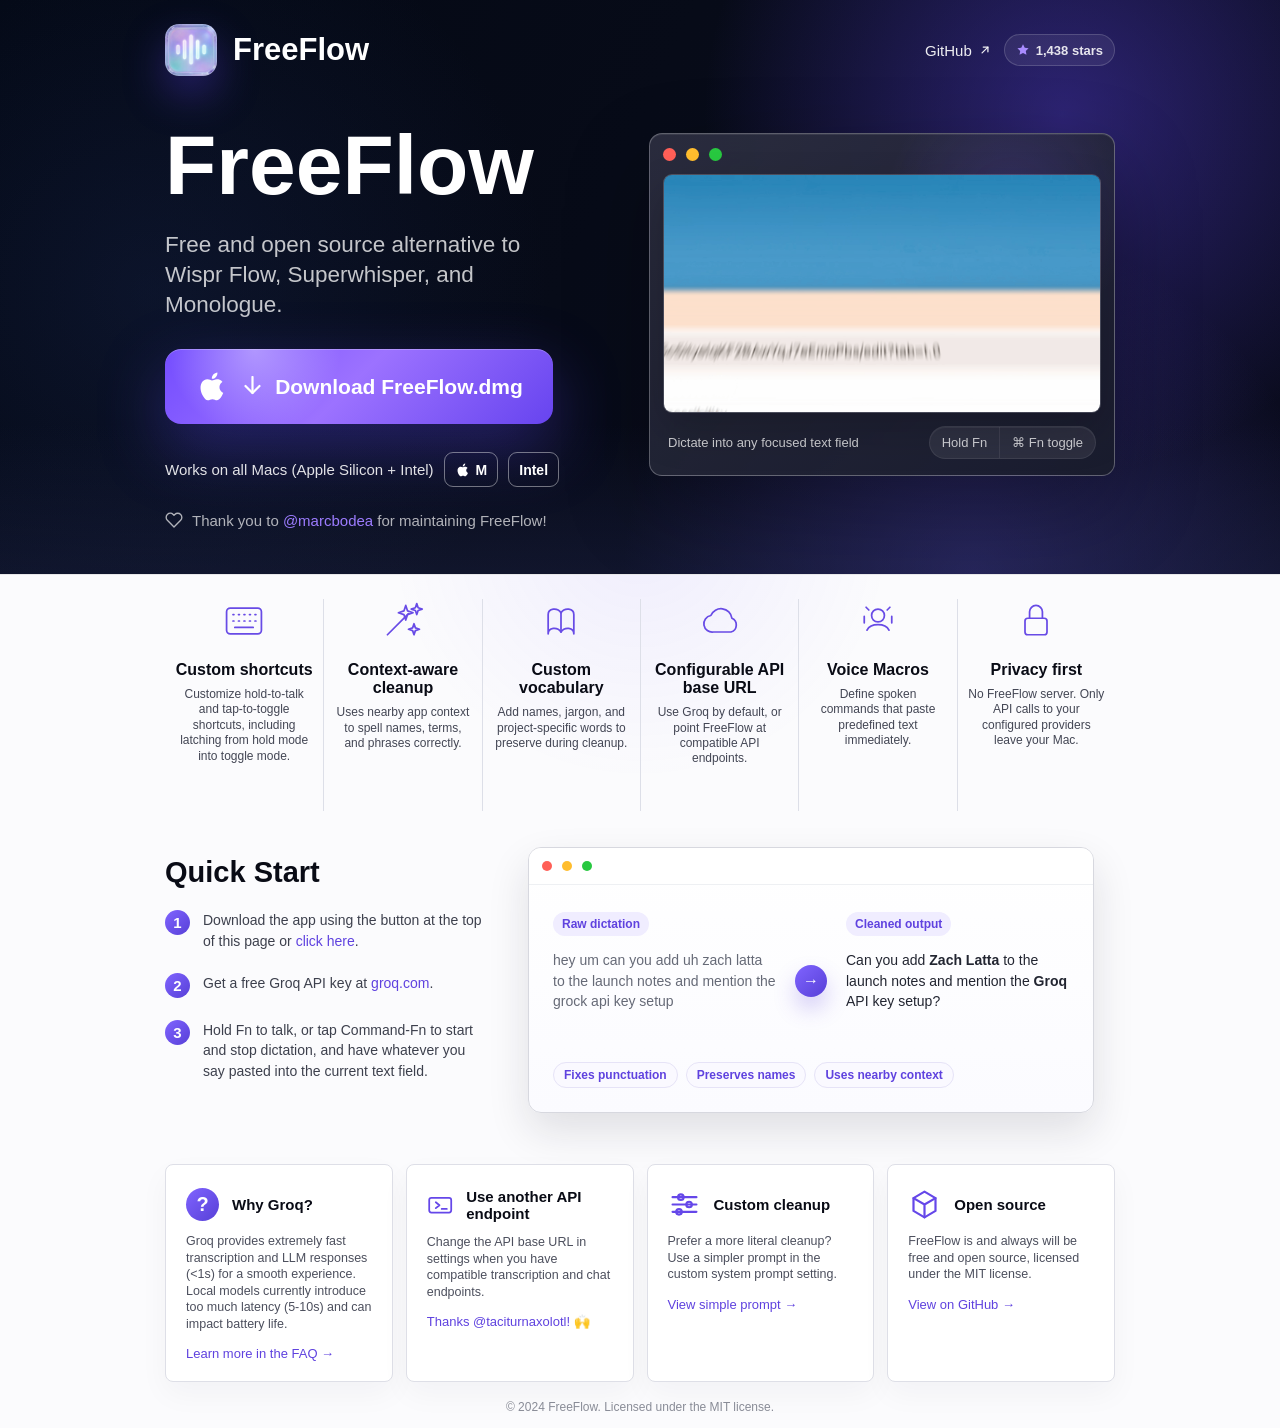
<file: website/index.html>
<!doctype html>
<html lang="en">
  <head>
    <meta charset="utf-8">
    <meta name="viewport" content="width=device-width, initial-scale=1">
    <title>FreeFlow - Free Open Source Mac Dictation</title>
    <meta name="description" content="FreeFlow is a free, open source Mac dictation app with hold-to-talk shortcuts, context-aware cleanup, custom vocabulary, voice macros, and privacy-first API calls.">
    <meta name="robots" content="index,follow,max-image-preview:large">
    <meta name="author" content="FreeFlow">
    <meta name="application-name" content="FreeFlow">
    <meta name="apple-mobile-web-app-title" content="FreeFlow">
    <meta name="theme-color" content="#0b0c20">
    <meta name="color-scheme" content="dark light">
    <meta name="keywords" content="FreeFlow, Mac dictation app, open source dictation, speech to text Mac, Groq transcription, Wispr Flow alternative, Superwhisper alternative, Monologue alternative">
    <meta name="ai-summary" content="FreeFlow is a free open source macOS dictation app. It uses Groq by default, supports customizable hold-to-talk and tap-to-toggle shortcuts, context-aware cleanup, custom vocabulary, voice macros, configurable API base URL, and has no FreeFlow server.">
    <link rel="canonical" href="https://freeflow.zachlatta.com/">
    <link rel="icon" href="assets/app-icon.png" type="image/png">
    <link rel="apple-touch-icon" href="assets/app-icon.png">
    <link rel="preload" href="assets/demo.gif" as="image">
    <link rel="license" href="https://github.com/zachlatta/freeflow/blob/main/LICENSE">
    <link rel="help" href="https://github.com/zachlatta/freeflow#readme">
    <link rel="alternate" type="text/plain" href="llms.txt" title="FreeFlow information for AI agents">
    <meta property="og:type" content="website">
    <meta property="og:site_name" content="FreeFlow">
    <meta property="og:title" content="FreeFlow - Free Open Source Mac Dictation">
    <meta property="og:description" content="A free and open source Mac alternative to Wispr Flow, Superwhisper, and Monologue. Dictate into any text field with context-aware cleanup and privacy-first API calls.">
    <meta property="og:image" content="https://freeflow.zachlatta.com/assets/app-icon.png">
    <meta property="og:image:alt" content="FreeFlow app icon">
    <meta property="og:url" content="https://freeflow.zachlatta.com/">
    <meta name="twitter:card" content="summary">
    <meta name="twitter:title" content="FreeFlow - Free Open Source Mac Dictation">
    <meta name="twitter:description" content="Free open source Mac dictation with hold-to-talk, context-aware cleanup, custom vocabulary, and no FreeFlow server.">
    <meta name="twitter:image" content="https://freeflow.zachlatta.com/assets/app-icon.png">
    <script type="application/ld+json">
      {
        "@context": "https://schema.org",
        "@graph": [
          {
            "@type": "WebSite",
            "@id": "https://freeflow.zachlatta.com/#website",
            "name": "FreeFlow",
            "url": "https://freeflow.zachlatta.com/",
            "description": "Free and open source macOS dictation app.",
            "inLanguage": "en"
          },
          {
            "@type": "WebPage",
            "@id": "https://freeflow.zachlatta.com/#webpage",
            "url": "https://freeflow.zachlatta.com/",
            "name": "FreeFlow - Free Open Source Mac Dictation",
            "description": "FreeFlow is a free, open source Mac dictation app with hold-to-talk shortcuts, context-aware cleanup, custom vocabulary, voice macros, and privacy-first API calls.",
            "isPartOf": {
              "@id": "https://freeflow.zachlatta.com/#website"
            },
            "about": {
              "@id": "https://freeflow.zachlatta.com/#software"
            },
            "inLanguage": "en"
          },
          {
            "@type": "SoftwareApplication",
            "@id": "https://freeflow.zachlatta.com/#software",
            "name": "FreeFlow",
            "url": "https://freeflow.zachlatta.com/",
            "alternateName": "FreeFlow Dictation",
            "description": "FreeFlow is a free and open source macOS dictation app with customizable shortcuts, context-aware cleanup, custom vocabulary, voice macros, and privacy-first API calls.",
            "applicationCategory": "ProductivityApplication",
            "operatingSystem": "macOS",
            "softwareRequirements": "macOS on Apple Silicon or Intel Macs",
            "isAccessibleForFree": true,
            "downloadUrl": "https://github.com/zachlatta/freeflow/releases/latest/download/FreeFlow.dmg",
            "installUrl": "https://github.com/zachlatta/freeflow/releases/latest/download/FreeFlow.dmg",
            "codeRepository": "https://github.com/zachlatta/freeflow",
            "license": "https://github.com/zachlatta/freeflow/blob/main/LICENSE",
            "image": "https://freeflow.zachlatta.com/assets/app-icon.png",
            "offers": {
              "@type": "Offer",
              "price": "0",
              "priceCurrency": "USD"
            },
            "featureList": [
              "Hold-to-talk and tap-to-toggle dictation shortcuts",
              "Context-aware transcript cleanup",
              "Custom vocabulary",
              "Voice macros",
              "Configurable API base URL",
              "No FreeFlow server"
            ],
            "sameAs": [
              "https://github.com/zachlatta/freeflow"
            ]
          },
          {
            "@type": "HowTo",
            "@id": "https://freeflow.zachlatta.com/#quick-start",
            "name": "How to start using FreeFlow",
            "step": [
              {
                "@type": "HowToStep",
                "name": "Download FreeFlow",
                "text": "Download the FreeFlow DMG for Mac.",
                "url": "https://github.com/zachlatta/freeflow/releases/latest/download/FreeFlow.dmg"
              },
              {
                "@type": "HowToStep",
                "name": "Get a Groq API key",
                "text": "Get a free Groq API key at groq.com."
              },
              {
                "@type": "HowToStep",
                "name": "Dictate into a text field",
                "text": "Hold Fn to talk, or tap Command-Fn to start and stop dictation. FreeFlow pastes the cleaned text into the current text field."
              }
            ]
          },
          {
            "@type": "FAQPage",
            "@id": "https://freeflow.zachlatta.com/#faq",
            "mainEntity": [
              {
                "@type": "Question",
                "name": "Why does FreeFlow use Groq?",
                "acceptedAnswer": {
                  "@type": "Answer",
                  "text": "Groq provides fast transcription and LLM responses for a smooth dictation experience. Local models currently introduce too much latency and can affect battery life."
                }
              },
              {
                "@type": "Question",
                "name": "Does FreeFlow store my data?",
                "acceptedAnswer": {
                  "@type": "Answer",
                  "text": "There is no FreeFlow server, so FreeFlow does not store or retain your data. The only information that leaves your computer is sent through API calls to your configured transcription and LLM provider."
                }
              },
              {
                "@type": "Question",
                "name": "Can I customize FreeFlow?",
                "acceptedAnswer": {
                  "@type": "Answer",
                  "text": "Yes. FreeFlow supports custom dictation shortcuts, custom vocabulary, custom cleanup prompts, voice macros, and a configurable API base URL."
                }
              }
            ]
          }
        ]
      }
    </script>
    <style>
      :root {
        --ink: #090b15;
        --muted: #4f5160;
        --purple: #6c4df6;
        --purple-2: #9b74ff;
        --line: #e6e7ec;
      }

      * {
        box-sizing: border-box;
      }

      body {
        margin: 0;
        color: var(--ink);
        background: #fafafa;
        font-family: -apple-system, BlinkMacSystemFont, "SF Pro Display", "Inter", "Segoe UI", sans-serif;
        letter-spacing: 0;
      }

      a {
        color: inherit;
        text-decoration: none;
      }

      .hero {
        position: relative;
        min-height: 574px;
        overflow: hidden;
        color: white;
        background:
          radial-gradient(circle at 83% 20%, rgba(94, 68, 235, .42), transparent 31%),
          radial-gradient(circle at 76% 100%, rgba(86, 73, 196, .42), transparent 31%),
          radial-gradient(circle at 12% 51%, rgba(39, 59, 120, .22), transparent 34%),
          linear-gradient(116deg, #030814 0%, #070b18 45%, #0b0c20 100%);
      }

      .hero::after {
        content: "";
        position: absolute;
        inset: auto 0 0;
        height: 150px;
        background: linear-gradient(to bottom, transparent, rgba(32, 38, 76, .38));
        pointer-events: none;
      }

      .container {
        position: relative;
        z-index: 1;
        width: min(950px, calc(100% - 48px));
        margin: 0 auto;
      }

      .header {
        display: flex;
        align-items: center;
        justify-content: space-between;
        height: 100px;
      }

      .brand {
        display: inline-flex;
        align-items: center;
        gap: 16px;
        font-size: 31px;
        font-weight: 760;
      }

      .app-icon {
        width: 52px;
        height: 52px;
        border-radius: 14px;
        box-shadow: 0 18px 42px rgba(101, 68, 255, .34);
      }

      .nav {
        display: flex;
        align-items: center;
        gap: 12px;
        color: rgba(255, 255, 255, .92);
        font-size: 15px;
        font-weight: 500;
      }

      .external {
        display: inline-flex;
        align-items: center;
        gap: 6px;
      }

      .external svg {
        width: 14px;
        height: 14px;
      }

      .star-count {
        display: inline-flex;
        align-items: center;
        gap: 6px;
        min-height: 32px;
        padding: 0 11px;
        border: 1px solid rgba(255,255,255,.16);
        border-radius: 16px;
        background: rgba(255,255,255,.07);
        color: rgba(255,255,255,.88);
        font-size: 13px;
        font-weight: 700;
        white-space: nowrap;
      }

      .star-count svg {
        width: 14px;
        height: 14px;
        color: #a98cff;
      }

      .hero-grid {
        display: grid;
        grid-template-columns: 430px 1fr;
        gap: 54px;
        align-items: start;
        padding-top: 26px;
      }

      .hero-copy {
        display: contents;
      }

      .hero-main {
        grid-column: 1;
      }

      h1 {
        margin: 0;
        font-size: 84px;
        line-height: .95;
        font-weight: 820;
        letter-spacing: 0;
      }

      .tagline {
        margin: 24px 0 29px;
        max-width: 438px;
        color: rgba(255, 255, 255, .76);
        font-size: 22.5px;
        line-height: 1.34;
        font-weight: 440;
      }

      .download {
        display: inline-flex;
        align-items: center;
        justify-content: center;
        gap: 13px;
        width: 388px;
        height: 75px;
        border-radius: 16px;
        color: white;
        background:
          radial-gradient(circle at 23% 0%, rgba(255,255,255,.36), transparent 28%),
          linear-gradient(135deg, #744dff 0%, #9c72ff 48%, #6744ef 100%);
        box-shadow: 0 24px 65px rgba(96, 74, 255, .34), inset 0 1px 0 rgba(255,255,255,.25);
        font-size: 21px;
        font-weight: 760;
      }

      .download svg {
        flex: 0 0 auto;
      }

      .compat {
        display: flex;
        align-items: center;
        gap: 10px;
        margin-top: 28px;
        color: rgba(255, 255, 255, .88);
        font-size: 15px;
      }

      .chip {
        display: inline-flex;
        align-items: center;
        gap: 5px;
        height: 35px;
        padding: 0 10px;
        border: 1px solid rgba(255, 255, 255, .42);
        border-radius: 9px;
        color: white;
        font-size: 14px;
        font-weight: 650;
      }

      .chip svg {
        width: 16px;
        height: 16px;
      }

      .credit {
        grid-column: 1;
        display: flex;
        align-items: center;
        gap: 9px;
        margin-top: -30px;
        color: rgba(255,255,255,.68);
        font-size: 15px;
      }

      .credit svg {
        width: 18px;
        height: 18px;
      }

      .credit a {
        color: #9c7cff;
      }

      .hero-visual {
        grid-column: 2;
        grid-row: 1 / span 2;
        padding-top: 7px;
      }

      .hero-demo {
        width: 466px;
        overflow: hidden;
        border: 1px solid rgba(255,255,255,.28);
        border-radius: 13px;
        background:
          radial-gradient(circle at 78% 21%, rgba(122, 85, 255, .2), transparent 28%),
          linear-gradient(145deg, rgba(45,47,65,.92), rgba(25,28,44,.92));
        box-shadow: 0 32px 84px rgba(0,0,0,.28), inset 0 1px 0 rgba(255,255,255,.08);
        backdrop-filter: blur(18px);
      }

      .traffic {
        display: flex;
        gap: 10px;
        padding: 14px 0 0 13px;
      }

      .dot {
        width: 13px;
        height: 13px;
        border-radius: 50%;
      }

      .red { background: #ff5f57; }
      .yellow { background: #ffbd2e; }
      .green { background: #28c840; }

      .demo-media {
        position: relative;
        margin: 13px;
        overflow: hidden;
        border: 1px solid rgba(255,255,255,.12);
        border-radius: 9px;
        background:
          linear-gradient(145deg, rgba(255,255,255,.1), rgba(255,255,255,.03));
        aspect-ratio: 600 / 327;
        box-shadow: 0 18px 42px rgba(0,0,0,.2);
      }

      .demo-media img {
        display: block;
        width: 100%;
        height: 100%;
        object-fit: cover;
      }

      .hero-demo-footer {
        display: flex;
        align-items: center;
        justify-content: space-between;
        gap: 12px;
        padding: 0 18px 16px;
        color: rgba(255,255,255,.78);
        font-size: 13px;
      }

      .shortcut-pills {
        display: flex;
        align-items: center;
        overflow: hidden;
        border: 1px solid rgba(255,255,255,.08);
        border-radius: 18px;
        background: rgba(255,255,255,.08);
        box-shadow: inset 0 1px 0 rgba(255,255,255,.06);
      }

      .shortcut-pills span {
        padding: 8px 12px;
        white-space: nowrap;
      }

      .shortcut-pills span + span {
        border-left: 1px solid rgba(255,255,255,.08);
      }

      .features {
        background:
          radial-gradient(circle at 50% -20%, rgba(105, 78, 255, .08), transparent 36%),
          #fbfbfd;
        border-top: 1px solid rgba(0,0,0,.08);
      }

      .feature-grid {
        display: grid;
        grid-template-columns: repeat(6, 1fr);
        min-height: 236px;
        padding-top: 24px;
      }

      .feature {
        min-height: 176px;
        padding: 0 10px;
        text-align: center;
        border-left: 1px solid #dddfe8;
      }

      .feature:first-child {
        border-left: 0;
      }

      .feature svg {
        width: 44px;
        height: 44px;
        color: #684be6;
        stroke-width: 1.9;
      }

      .feature h3 {
        margin: 14px 0 8px;
        font-size: 16px;
        line-height: 1.13;
        font-weight: 790;
      }

      .feature p {
        margin: 0 auto;
        color: #434654;
        font-size: 12px;
        line-height: 1.28;
      }

      .quick {
        padding: 36px 0 0;
        background: #fbfbfd;
      }

      .quick-grid {
        display: grid;
        grid-template-columns: 318px 1fr;
        gap: 45px;
        align-items: start;
      }

      .quick h2 {
        margin: 10px 0 22px;
        font-size: 29px;
        line-height: 1.08;
        font-weight: 820;
      }

      .steps {
        display: grid;
        gap: 22px;
      }

      .step {
        display: grid;
        grid-template-columns: 28px 1fr;
        gap: 10px;
        color: #3d404d;
        font-size: 14px;
        line-height: 1.45;
      }

      .num {
        display: grid;
        place-items: center;
        width: 25px;
        height: 25px;
        border-radius: 50%;
        color: white;
        background: linear-gradient(135deg, #8064ff, #5740d7);
        font-size: 15px;
        font-weight: 780;
      }

      .quick a,
      .cards a {
        color: #5f42df;
      }

      .result-panel {
        position: relative;
        width: 566px;
        min-height: 254px;
        border: 1px solid #d7d8df;
        border-radius: 13px;
        background:
          linear-gradient(180deg, #ffffff, #fbfbff);
        overflow: hidden;
        box-shadow: 0 18px 42px rgba(21, 24, 38, .12);
      }

      .result-panel::before {
        content: "";
        position: absolute;
        inset: 0 0 auto;
        height: 36px;
        border-bottom: 1px solid #eef0f3;
        background: rgba(255,255,255,.86);
      }

      .result-chrome {
        position: relative;
        z-index: 1;
        display: flex;
        align-items: center;
        gap: 10px;
        height: 36px;
        padding: 0 13px;
      }

      .result-dot {
        width: 10px;
        height: 10px;
        border-radius: 50%;
      }

      .result-content {
        position: relative;
        z-index: 1;
        display: grid;
        grid-template-columns: minmax(0, 1fr) 42px minmax(0, 1fr);
        gap: 14px;
        align-items: start;
        padding: 28px 24px 16px;
      }

      .result-block {
        min-height: 134px;
      }

      .result-label {
        display: inline-flex;
        align-items: center;
        height: 24px;
        padding: 0 9px;
        border-radius: 12px;
        background: #f0edff;
        color: #5f42df;
        font-size: 12px;
        font-weight: 750;
      }

      .result-block p {
        margin: 14px 0 0;
        color: #222531;
        font-size: 14px;
        line-height: 1.48;
      }

      .result-block p strong {
        font-weight: 760;
      }

      .result-block.muted p {
        color: #666a77;
      }

      .result-arrow {
        width: 32px;
        height: 32px;
        margin: 53px auto 0;
        border-radius: 50%;
        display: grid;
        place-items: center;
        color: white;
        background: linear-gradient(135deg, #8064ff, #5740d7);
        box-shadow: 0 12px 22px rgba(91, 65, 220, .26);
      }

      .result-tags {
        position: relative;
        z-index: 1;
        display: flex;
        flex-wrap: wrap;
        gap: 8px;
        padding: 0 24px 24px;
      }

      .result-tags span {
        display: inline-flex;
        align-items: center;
        height: 26px;
        padding: 0 10px;
        border: 1px solid #e6e3f7;
        border-radius: 13px;
        color: #5f42df;
        background: #faf9ff;
        font-size: 12px;
        font-weight: 650;
      }

      .cards {
        padding: 51px 0 18px;
        background: #fbfbfd;
      }

      .card-grid {
        display: grid;
        grid-template-columns: repeat(4, 1fr);
        gap: 13px;
      }

      .card {
        min-height: 218px;
        padding: 23px 20px 18px;
        border: 1px solid #dedfe7;
        border-radius: 8px;
        background: #fff;
        box-shadow: 0 12px 30px rgba(28, 31, 45, .04);
      }

      .card-head {
        display: flex;
        align-items: center;
        gap: 13px;
        min-height: 29px;
      }

      .card h3 {
        margin: 0;
        font-size: 15px;
        font-weight: 780;
      }

      .card p {
        margin: 12px 0 12px;
        color: #4c4f5d;
        font-size: 12.5px;
        line-height: 1.32;
      }

      .card a {
        font-size: 13px;
        font-weight: 520;
      }

      .card-icon {
        display: grid;
        place-items: center;
        width: 33px;
        height: 33px;
        color: #6547e9;
      }

      .card-icon.filled {
        border-radius: 50%;
        color: white;
        background: linear-gradient(135deg, #8064ff, #5740d7);
        font-weight: 800;
        font-size: 20px;
      }

      .footer {
        padding: 0 0 14px;
        color: #8a8d98;
        background: #fbfbfd;
        text-align: center;
        font-size: 12px;
      }

      .sr-only {
        position: absolute;
        width: 1px;
        height: 1px;
        padding: 0;
        margin: -1px;
        overflow: hidden;
        clip: rect(0, 0, 0, 0);
        white-space: nowrap;
        border: 0;
      }

      @media (max-width: 860px) {
        .hero {
          min-height: auto;
          padding-bottom: 44px;
        }

        .header {
          height: 84px;
        }

        .nav {
          gap: 16px;
          font-size: 13px;
        }

        .hero-grid,
        .quick-grid {
          grid-template-columns: 1fr;
        }

        .hero-main,
        .hero-visual,
        .credit {
          grid-column: 1;
        }

        .hero-main {
          order: 1;
        }

        .hero-visual {
          grid-row: auto;
          order: 2;
        }

        .credit {
          order: 3;
          margin-top: 6px;
        }

        h1 {
          font-size: 58px;
        }

        .download,
        .hero-demo,
        .result-panel {
          width: 100%;
        }

        .feature-grid,
        .card-grid {
          grid-template-columns: repeat(2, 1fr);
        }

        .feature:nth-child(odd) {
          border-left: 0;
        }

        .result-content {
          grid-template-columns: 1fr;
        }

        .result-arrow {
          position: static;
          transform: none;
          margin: -4px auto;
        }
      }

      @media (max-width: 560px) {
        .container {
          width: min(100% - 28px, 950px);
        }

        .brand .brand-name {
          display: none;
        }

        .nav {
          gap: 12px;
        }

        .hero-grid {
          padding-top: 6px;
        }

        .tagline {
          font-size: 20px;
        }

        .compat {
          flex-wrap: wrap;
        }

        .hero-demo-footer {
          align-items: flex-start;
          flex-direction: column;
        }

        .feature-grid,
        .card-grid {
          grid-template-columns: 1fr;
        }

        .feature {
          border-left: 0;
          border-top: 1px solid var(--line);
        }

      }
    </style>
  </head>
  <body>
    <section class="hero">
      <div class="container">
        <header class="header">
          <a class="brand" href="#" aria-label="FreeFlow home">
            <img class="app-icon" src="assets/app-icon.png" width="52" height="52" alt="">
            <span class="brand-name">FreeFlow</span>
          </a>
          <nav class="nav" aria-label="Primary">
            <a class="external" href="https://github.com/zachlatta/freeflow">GitHub
              <svg viewBox="0 0 24 24" fill="none" stroke="currentColor" stroke-width="2.2" stroke-linecap="round" stroke-linejoin="round" aria-hidden="true"><path d="M7 17 17 7"/><path d="M9 7h8v8"/></svg>
            </a>
            <span class="star-count" title="GitHub stars">
              <svg viewBox="0 0 24 24" fill="currentColor" aria-hidden="true"><path d="m12 2 2.96 6 6.62.96-4.79 4.67 1.13 6.59L12 17.11l-5.92 3.11 1.13-6.59-4.79-4.67L9.04 8 12 2Z"/></svg>
              <span id="github-stars" aria-live="polite">1,438 stars</span>
            </span>
          </nav>
        </header>

        <div class="hero-grid">
          <div class="hero-copy">
          <div class="hero-main">
            <h1>FreeFlow</h1>
            <p class="tagline">Free and open source alternative to<br>Wispr Flow, Superwhisper, and Monologue.</p>
            <a class="download" href="https://github.com/zachlatta/freeflow/releases/latest/download/FreeFlow.dmg">
              <svg width="35" height="35" viewBox="0 0 32 32" fill="currentColor" aria-hidden="true"><path d="M22.38 16.72c-.03-3.24 2.65-4.8 2.77-4.87-1.51-2.22-3.85-2.52-4.68-2.55-1.99-.2-3.88 1.17-4.89 1.17-1 0-2.55-1.14-4.2-1.11-2.16.03-4.15 1.25-5.26 3.18-2.25 3.9-.58 9.68 1.62 12.84 1.07 1.54 2.35 3.28 4.03 3.22 1.62-.06 2.23-1.04 4.18-1.04 1.96 0 2.5 1.04 4.21 1.01 1.74-.03 2.84-1.58 3.9-3.13 1.23-1.8 1.74-3.54 1.77-3.63-.04-.02-3.4-1.31-3.45-5.09ZM19.17 7.2c.89-1.08 1.49-2.58 1.32-4.08-1.28.05-2.83.85-3.75 1.93-.82.95-1.54 2.48-1.35 3.94 1.43.11 2.89-.72 3.78-1.79Z"/></svg>
              <svg width="19" height="22" viewBox="0 0 18 22" fill="none" stroke="currentColor" stroke-width="2.2" stroke-linecap="round" stroke-linejoin="round" aria-hidden="true"><path d="M9 1v16"/><path d="m2 10 7 7 7-7"/></svg>
              <span>Download FreeFlow.dmg</span>
            </a>
            <div class="compat">
              <span>Works on all Macs (Apple Silicon + Intel)</span>
              <span class="chip">
                <svg viewBox="0 0 32 32" fill="currentColor" aria-hidden="true"><path d="M22.38 16.72c-.03-3.24 2.65-4.8 2.77-4.87-1.51-2.22-3.85-2.52-4.68-2.55-1.99-.2-3.88 1.17-4.89 1.17-1 0-2.55-1.14-4.2-1.11-2.16.03-4.15 1.25-5.26 3.18-2.25 3.9-.58 9.68 1.62 12.84 1.07 1.54 2.35 3.28 4.03 3.22 1.62-.06 2.23-1.04 4.18-1.04 1.96 0 2.5 1.04 4.21 1.01 1.74-.03 2.84-1.58 3.9-3.13 1.23-1.8 1.74-3.54 1.77-3.63-.04-.02-3.4-1.31-3.45-5.09ZM19.17 7.2c.89-1.08 1.49-2.58 1.32-4.08-1.28.05-2.83.85-3.75 1.93-.82.95-1.54 2.48-1.35 3.94 1.43.11 2.89-.72 3.78-1.79Z"/></svg>M
              </span>
              <span class="chip">Intel</span>
            </div>
          </div>
            <div class="credit">
              <svg viewBox="0 0 24 24" fill="none" stroke="currentColor" stroke-width="1.8" stroke-linecap="round" stroke-linejoin="round" aria-hidden="true"><path d="M20.84 4.61a5.5 5.5 0 0 0-7.78 0L12 5.67l-1.06-1.06a5.5 5.5 0 0 0-7.78 7.78L12 21.23l8.84-8.84a5.5 5.5 0 0 0 0-7.78Z"/></svg>
              <span>Thank you to <a href="https://github.com/marcbodea">@marcbodea</a> for maintaining FreeFlow!</span>
            </div>
          </div>

          <div class="hero-visual">
            <div class="hero-demo" id="demo" aria-label="FreeFlow demo">
              <div class="traffic"><span class="dot red"></span><span class="dot yellow"></span><span class="dot green"></span></div>
              <div class="demo-media">
                <img src="assets/demo.gif" width="600" height="327" fetchpriority="high" alt="FreeFlow dictating text into a Mac app">
              </div>
              <div class="hero-demo-footer">
                <span>Dictate into any focused text field</span>
                <div class="shortcut-pills"><span>Hold Fn</span><span>⌘ Fn toggle</span></div>
              </div>
            </div>
          </div>
        </div>
      </div>
    </section>

    <main>
      <section class="features" aria-label="Features">
        <div class="container feature-grid">
          <article class="feature">
            <svg viewBox="0 0 48 48" fill="none" stroke="currentColor" stroke-linecap="round" stroke-linejoin="round" aria-hidden="true"><rect x="5" y="10" width="38" height="28" rx="4"/><path d="M12 17h1M18 17h1M24 17h1M30 17h1M36 17h1M12 24h1M18 24h1M24 24h1M30 24h1M36 24h1M14 31h20"/></svg>
            <h3>Custom shortcuts</h3>
            <p>Customize hold-to-talk and tap-to-toggle shortcuts, including latching from hold mode into toggle mode.</p>
          </article>
          <article class="feature">
            <svg viewBox="0 0 48 48" fill="none" stroke="currentColor" stroke-linecap="round" stroke-linejoin="round" aria-hidden="true"><path d="M7 39 30 16"/><path d="m27 7 2 6 6 2-6 2-2 6-2-6-6-2 6-2 2-6ZM39 5l1.5 4.5L45 11l-4.5 1.5L39 17l-1.5-4.5L33 11l4.5-1.5L39 5ZM36 27l1.5 4.5L42 33l-4.5 1.5L36 39l-1.5-4.5L30 33l4.5-1.5L36 27Z"/></svg>
            <h3>Context-aware cleanup</h3>
            <p>Uses nearby app context to spell names, terms, and phrases correctly.</p>
          </article>
          <article class="feature">
            <svg viewBox="0 0 48 48" fill="none" stroke="currentColor" stroke-linecap="round" stroke-linejoin="round" aria-hidden="true"><path d="M24 15c-4-6-14-5-14 2v21c0-7 10-8 14-2 4-6 14-5 14 2V17c0-7-10-8-14-2Z"/><path d="M24 15v21"/></svg>
            <h3>Custom vocabulary</h3>
            <p>Add names, jargon, and project-specific words to preserve during cleanup.</p>
          </article>
          <article class="feature">
            <svg viewBox="0 0 48 48" fill="none" stroke="currentColor" stroke-linecap="round" stroke-linejoin="round" aria-hidden="true"><path d="M17 36h19a8 8 0 0 0 1-15 12 12 0 0 0-23-3A9 9 0 0 0 17 36Z"/></svg>
            <h3>Configurable API base URL</h3>
            <p>Use Groq by default, or point FreeFlow at compatible API endpoints.</p>
          </article>
          <article class="feature">
            <svg viewBox="0 0 48 48" fill="none" stroke="currentColor" stroke-linecap="round" stroke-linejoin="round" aria-hidden="true"><path d="M12 34c4-8 20-8 24 0"/><path d="M17 18a7 7 0 0 1 14 0c0 4-3 7-7 7s-7-3-7-7Z"/><path d="M9 19v7M39 19v7M14 12l-3-3M34 12l3-3"/></svg>
            <h3>Voice Macros</h3>
            <p>Define spoken commands that paste predefined text immediately.</p>
          </article>
          <article class="feature" id="privacy">
            <svg viewBox="0 0 48 48" fill="none" stroke="currentColor" stroke-linecap="round" stroke-linejoin="round" aria-hidden="true"><rect x="12" y="21" width="24" height="18" rx="3"/><path d="M17 21v-7a7 7 0 0 1 14 0v7"/></svg>
            <h3>Privacy first</h3>
            <p>No FreeFlow server. Only API calls to your configured providers leave your Mac.</p>
          </article>
        </div>
      </section>

      <section class="quick">
        <div class="container quick-grid">
          <div>
            <h2>Quick Start</h2>
            <div class="steps">
              <div class="step"><span class="num">1</span><span>Download the app using the button at the top of this page or <a href="https://github.com/zachlatta/freeflow/releases/latest/download/FreeFlow.dmg">click here</a>.</span></div>
              <div class="step"><span class="num">2</span><span>Get a free Groq API key at <a href="https://groq.com/">groq.com</a>.</span></div>
              <div class="step"><span class="num">3</span><span>Hold Fn to talk, or tap Command-Fn to start and stop dictation, and have whatever you say pasted into the current text field.</span></div>
            </div>
          </div>
          <div class="result-panel" aria-label="FreeFlow cleanup example">
            <div class="result-chrome"><span class="result-dot red"></span><span class="result-dot yellow"></span><span class="result-dot green"></span></div>
            <div class="result-content">
              <div class="result-block muted">
                <span class="result-label">Raw dictation</span>
                <p>hey um can you add uh zach latta to the launch notes and mention the grock api key setup</p>
              </div>
              <div class="result-arrow" aria-hidden="true">→</div>
              <div class="result-block">
                <span class="result-label">Cleaned output</span>
                <p>Can you add <strong>Zach Latta</strong> to the launch notes and mention the <strong>Groq</strong> API key setup?</p>
              </div>
            </div>
            <div class="result-tags" aria-label="Cleanup capabilities"><span>Fixes punctuation</span><span>Preserves names</span><span>Uses nearby context</span></div>
          </div>
        </div>
      </section>

      <section class="cards" id="faq">
        <div class="container card-grid">
          <article class="card">
            <div class="card-head"><span class="card-icon filled">?</span><h3>Why Groq?</h3></div>
            <p>Groq provides extremely fast transcription and LLM responses (&lt;1s) for a smooth experience. Local models currently introduce too much latency (5-10s) and can impact battery life.</p>
            <a href="#faq">Learn more in the FAQ →</a>
          </article>
          <article class="card">
            <div class="card-head"><span class="card-icon"><svg viewBox="0 0 36 36" fill="none" stroke="currentColor" stroke-width="2.4" stroke-linecap="round" stroke-linejoin="round" aria-hidden="true"><rect x="3" y="8" width="30" height="20" rx="3"/><path d="m12 14 5 4-5 4M20 23h7"/></svg></span><h3>Use another API endpoint</h3></div>
            <p>Change the API base URL in settings when you have compatible transcription and chat endpoints.</p>
            <a href="https://github.com/taciturnaxolotl">Thanks @taciturnaxolotl! 🙌</a>
          </article>
          <article class="card">
            <div class="card-head"><span class="card-icon"><svg viewBox="0 0 36 36" fill="none" stroke="currentColor" stroke-width="2.4" stroke-linecap="round" stroke-linejoin="round" aria-hidden="true"><path d="M5 10h26M5 18h26M5 26h26"/><circle cx="14" cy="10" r="3"/><circle cx="23" cy="18" r="3"/><circle cx="12" cy="26" r="3"/></svg></span><h3>Custom cleanup</h3></div>
            <p>Prefer a more literal cleanup? Use a simpler prompt in the custom system prompt setting.</p>
            <a href="https://github.com/zachlatta/freeflow#readme">View simple prompt →</a>
          </article>
          <article class="card">
            <div class="card-head"><span class="card-icon"><svg viewBox="0 0 36 36" fill="none" stroke="currentColor" stroke-width="2.4" stroke-linecap="round" stroke-linejoin="round" aria-hidden="true"><path d="m18 4 12 7v14l-12 7-12-7V11Z"/><path d="m6 11 12 7 12-7M18 18v14"/></svg></span><h3>Open source</h3></div>
            <p>FreeFlow is and always will be free and open source, licensed under the MIT license.</p>
            <a href="https://github.com/zachlatta/freeflow">View on GitHub →</a>
          </article>
        </div>
      </section>
    </main>

    <footer class="footer">© 2024 FreeFlow. Licensed under the MIT license.</footer>
    <script>
      (() => {
        const starsEl = document.getElementById("github-stars");
        if (!starsEl) return;

        const cacheKey = "freeflow.githubStars";
        const formatStars = (count) => {
          if (!Number.isFinite(count)) return "Stars";
          return count.toLocaleString();
        };
        const render = (count) => {
          starsEl.textContent = `${formatStars(count)} stars`;
        };

        try {
          const cached = JSON.parse(localStorage.getItem(cacheKey) || "null");
          if (cached && Date.now() - cached.timestamp < 6 * 60 * 60 * 1000) {
            render(cached.count);
          }
        } catch {}

        fetch("https://api.github.com/repos/zachlatta/freeflow", {
          headers: { "Accept": "application/vnd.github+json" }
        })
          .then((response) => response.ok ? response.json() : Promise.reject(new Error("GitHub request failed")))
          .then((repo) => {
            const count = Number(repo.stargazers_count);
            if (!Number.isFinite(count)) return;
            render(count);
            try {
              localStorage.setItem(cacheKey, JSON.stringify({ count, timestamp: Date.now() }));
            } catch {}
          })
          .catch(() => {});
      })();
    </script>
  </body>
</html>
</file>
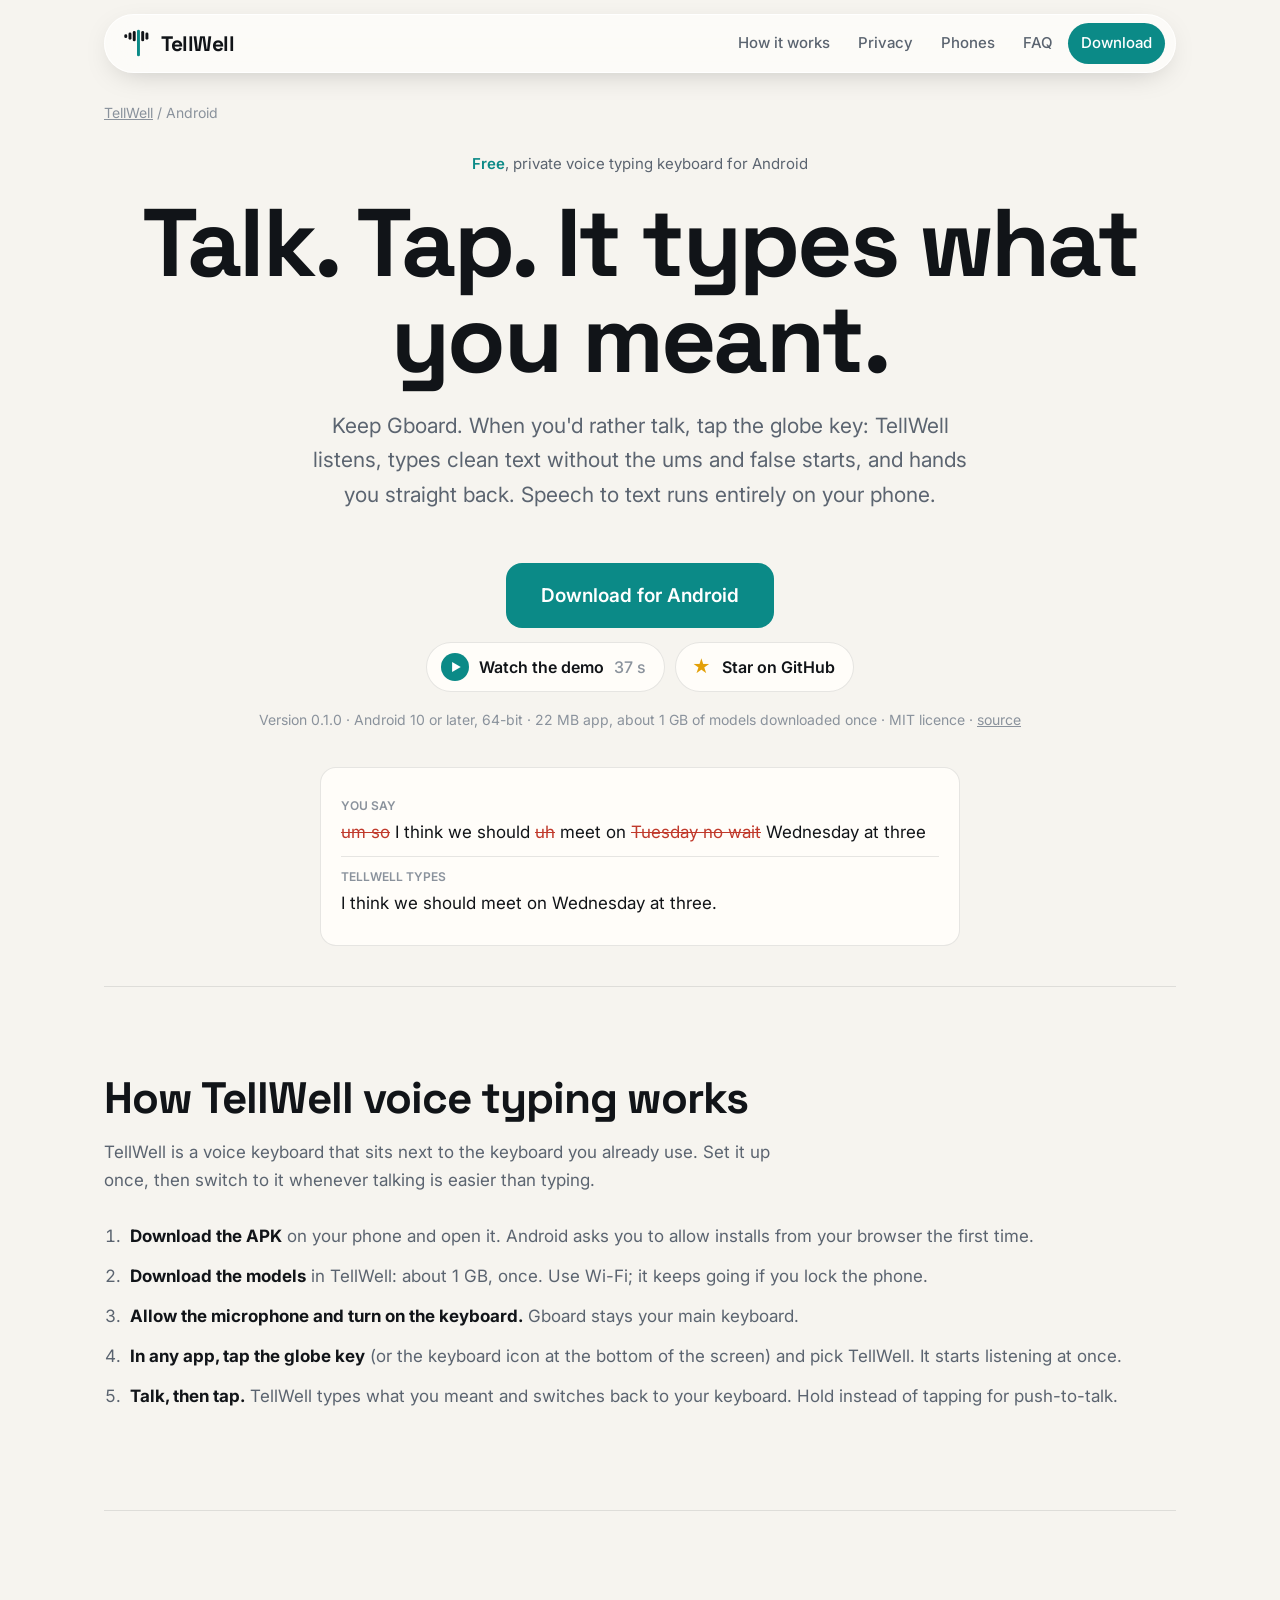
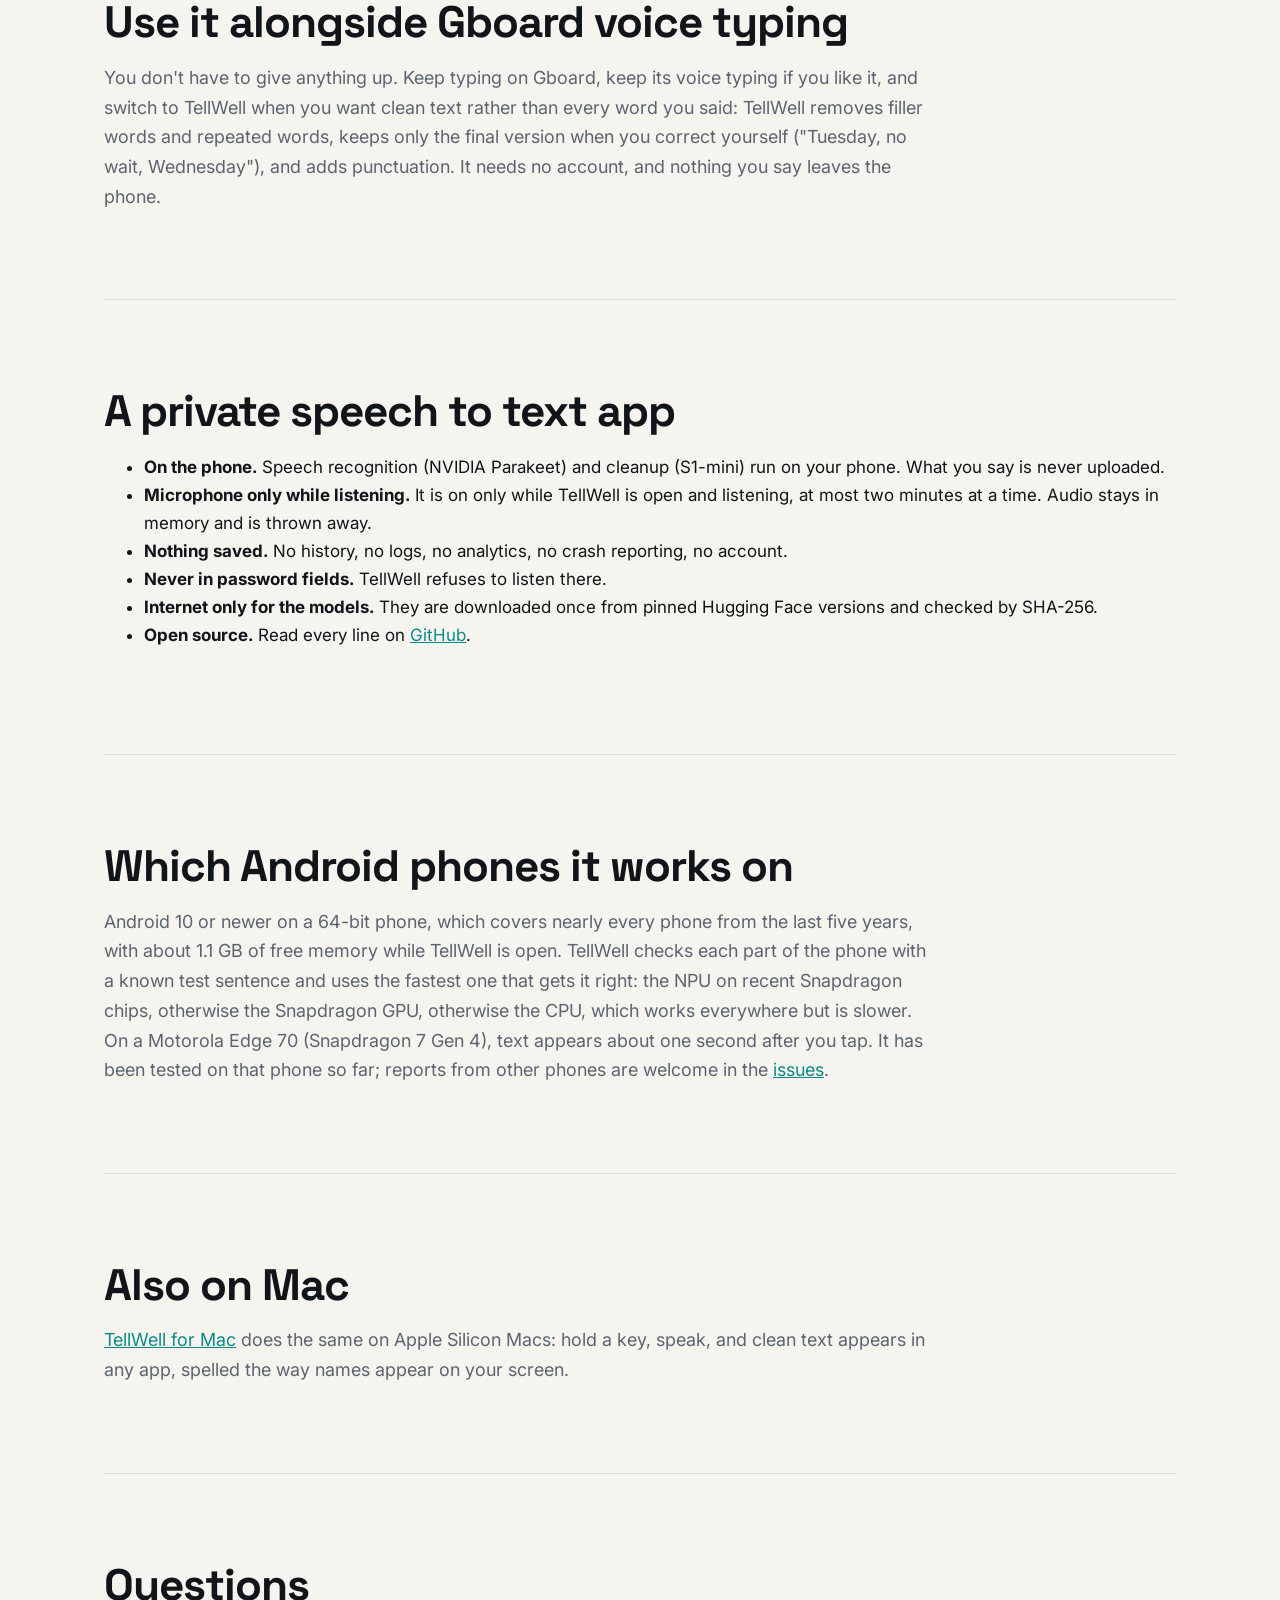
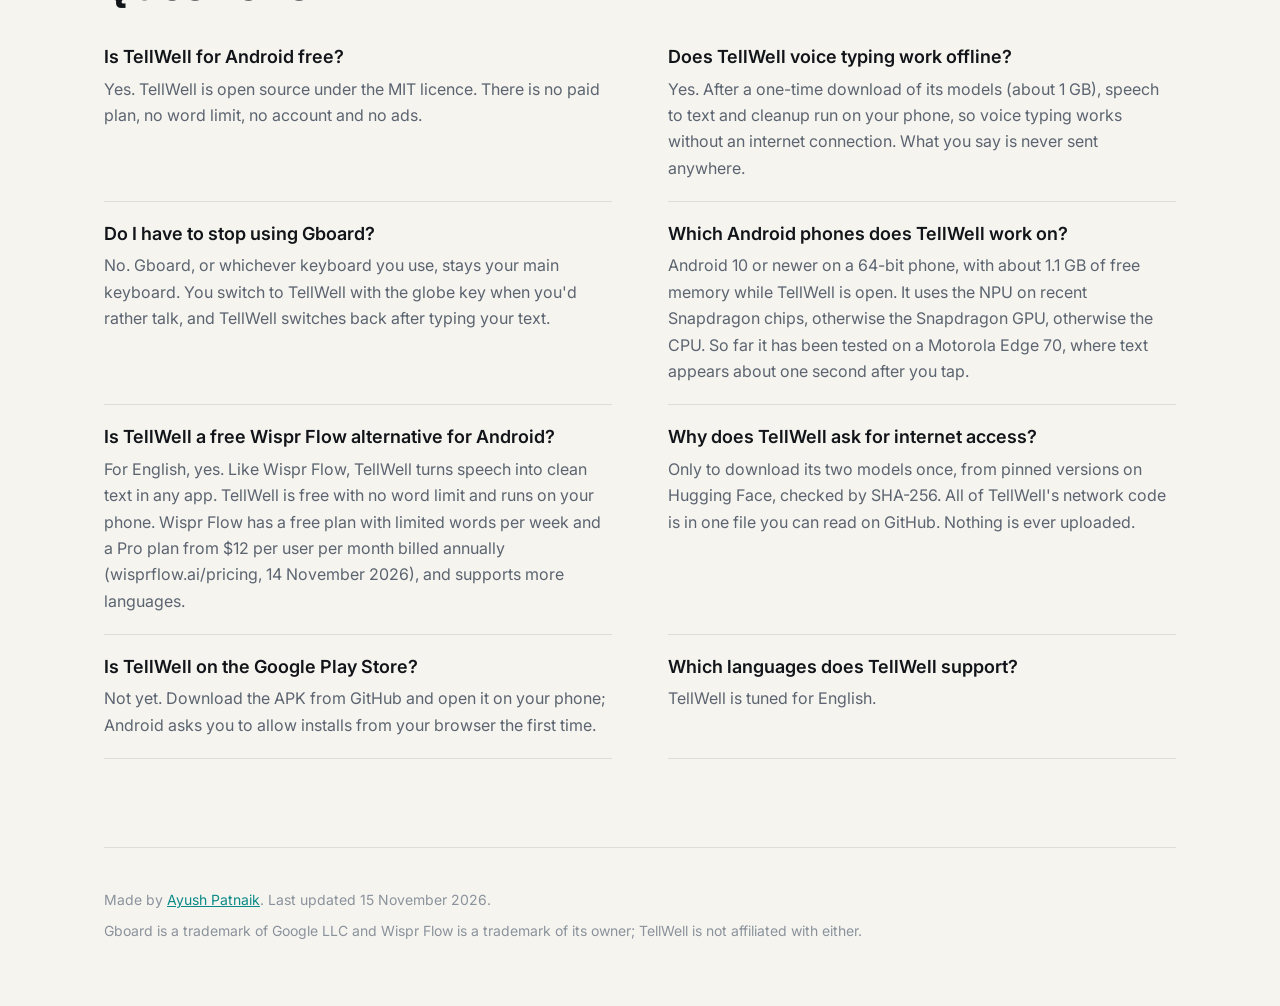
<file: docs/android/index.html>
<!doctype html>
<html lang="en">
<head>
<meta charset="utf-8">
<meta name="viewport" content="width=device-width, initial-scale=1">
<title>Free Voice Typing Keyboard for Android, Private | TellWell</title>
<meta name="description" content="TellWell is a free voice typing keyboard for Android. Speech to text runs on your phone, drops the ums, and hands you back to Gboard. No account.">
<link rel="canonical" href="https://ayushpatnaikgit.github.io/tellwell/android/">
<meta property="og:type" content="website">
<meta property="og:site_name" content="TellWell">
<meta property="og:url" content="https://ayushpatnaikgit.github.io/tellwell/android/">
<meta property="og:title" content="Free Voice Typing Keyboard for Android, Private | TellWell">
<meta property="og:description" content="TellWell is a free voice typing keyboard for Android. Speech to text runs on your phone, drops the ums, and hands you back to Gboard. No account.">
<meta property="og:image" content="https://ayushpatnaikgit.github.io/tellwell/og.png">
<meta property="og:image:width" content="1200">
<meta property="og:image:height" content="630">
<meta name="twitter:card" content="summary_large_image">
<meta name="twitter:title" content="Free Voice Typing Keyboard for Android, Private | TellWell">
<meta name="twitter:description" content="TellWell is a free voice typing keyboard for Android. Speech to text runs on your phone, drops the ums, and hands you back to Gboard. No account.">
<meta name="twitter:image" content="https://ayushpatnaikgit.github.io/tellwell/og.png">
<meta name="author" content="Ayush Patnaik">
<meta name="theme-color" content="#0b8a87">
<link rel="icon" href="../favicon.svg" type="image/svg+xml">
<link rel="preconnect" href="https://fonts.googleapis.com">
<link rel="preconnect" href="https://fonts.gstatic.com" crossorigin>
<link href="https://fonts.googleapis.com/css2?family=Inter:wght@400;500;600&family=Space+Grotesk:wght@600;700&display=swap" rel="stylesheet">
<link rel="stylesheet" href="../style.css">
<script type="application/ld+json">
{
  "@context": "https://schema.org",
  "@type": "SoftwareApplication",
  "name": "TellWell for Android",
  "alternateName": "TellWell",
  "description": "A free, open-source voice typing keyboard for Android. Speech to text and cleanup run on the phone; it removes filler words, applies spoken corrections and hands you back to your usual keyboard.",
  "url": "https://ayushpatnaikgit.github.io/tellwell/android/",
  "downloadUrl": "https://github.com/ayushpatnaikgit/tellwell-android/releases/latest/download/TellWell.apk",
  "softwareVersion": "0.1.0",
  "operatingSystem": "Android 10 or later (64-bit)",
  "applicationCategory": "UtilitiesApplication",
  "fileSize": "22 MB",
  "isAccessibleForFree": true,
  "license": "https://opensource.org/licenses/MIT",
  "offers": { "@type": "Offer", "price": "0", "priceCurrency": "USD" },
  "author": { "@type": "Person", "name": "Ayush Patnaik", "url": "https://github.com/ayushpatnaikgit" },
  "sameAs": ["https://github.com/ayushpatnaikgit/tellwell-android"]
}
</script>
<script type="application/ld+json">
{
  "@context": "https://schema.org",
  "@type": "BreadcrumbList",
  "itemListElement": [
    { "@type": "ListItem", "position": 1, "name": "TellWell", "item": "https://ayushpatnaikgit.github.io/tellwell/" },
    { "@type": "ListItem", "position": 2, "name": "TellWell for Android", "item": "https://ayushpatnaikgit.github.io/tellwell/android/" }
  ]
}
</script>
<script type="application/ld+json">
{
  "@context": "https://schema.org",
  "@type": "VideoObject",
  "name": "How TellWell voice typing works on Android",
  "description": "A 37-second demo of TellWell for Android: set it up once, tap the globe key, talk, and tap. It types what you meant and switches back to your keyboard.",
  "thumbnailUrl": "https://ayushpatnaikgit.github.io/tellwell/media/tellwell-android-demo-poster.jpg",
  "uploadDate": "2026-11-15",
  "duration": "PT37S",
  "contentUrl": "https://ayushpatnaikgit.github.io/tellwell/media/tellwell-android-demo.mp4"
}
</script>
<script type="application/ld+json">
{
  "@context": "https://schema.org",
  "@type": "FAQPage",
  "mainEntity": [
    {
      "@type": "Question",
      "name": "Is TellWell for Android free?",
      "acceptedAnswer": { "@type": "Answer", "text": "Yes. TellWell is open source under the MIT licence. There is no paid plan, no word limit, no account and no ads." }
    },
    {
      "@type": "Question",
      "name": "Does TellWell voice typing work offline?",
      "acceptedAnswer": { "@type": "Answer", "text": "Yes. After a one-time download of its models (about 1 GB), speech to text and cleanup run on your phone, so voice typing works without an internet connection. What you say is never sent anywhere." }
    },
    {
      "@type": "Question",
      "name": "Do I have to stop using Gboard?",
      "acceptedAnswer": { "@type": "Answer", "text": "No. Gboard, or whichever keyboard you use, stays your main keyboard. You switch to TellWell with the globe key when you'd rather talk, and TellWell switches back after typing your text." }
    },
    {
      "@type": "Question",
      "name": "Which Android phones does TellWell work on?",
      "acceptedAnswer": { "@type": "Answer", "text": "Android 10 or newer on a 64-bit phone, with about 1.1 GB of free memory while TellWell is open. It uses the NPU on recent Snapdragon chips, otherwise the Snapdragon GPU, otherwise the CPU. So far it has been tested on a Motorola Edge 70, where text appears about one second after you tap." }
    },
    {
      "@type": "Question",
      "name": "Is TellWell a free Wispr Flow alternative for Android?",
      "acceptedAnswer": { "@type": "Answer", "text": "For English, yes. Like Wispr Flow, TellWell turns speech into clean text in any app. TellWell is free with no word limit and runs on your phone. Wispr Flow has a free plan with limited words per week and a Pro plan from $12 per user per month billed annually (wisprflow.ai/pricing, 14 November 2026), and supports more languages." }
    },
    {
      "@type": "Question",
      "name": "Why does TellWell ask for internet access?",
      "acceptedAnswer": { "@type": "Answer", "text": "Only to download its two models once, from pinned versions on Hugging Face, checked by SHA-256. All of TellWell's network code is in one file you can read on GitHub. Nothing is ever uploaded." }
    },
    {
      "@type": "Question",
      "name": "Is TellWell on the Google Play Store?",
      "acceptedAnswer": { "@type": "Answer", "text": "Not yet. Download the APK from GitHub and open it on your phone; Android asks you to allow installs from your browser the first time." }
    },
    {
      "@type": "Question",
      "name": "Which languages does TellWell support?",
      "acceptedAnswer": { "@type": "Answer", "text": "TellWell is tuned for English." }
    }
  ]
}
</script>
</head>
<body>
<div class="wrap">
  <header class="bar">
    <a class="brand" href="../" aria-label="TellWell home"><svg width="28" height="28" viewBox="10 8 82 86" aria-hidden="true"><rect class="mark-bar" x="12" y="24" width="9" height="12" rx="4.5"/><rect class="mark-bar" x="25" y="19" width="9" height="22" rx="4.5"/><rect class="mark-bar" x="38" y="14" width="9" height="32" rx="4.5"/><rect class="mark-stem" x="51" y="10" width="9" height="82" rx="4.5"/><rect class="mark-bar" x="64" y="14" width="9" height="32" rx="4.5"/><rect class="mark-bar" x="77" y="19" width="9" height="22" rx="4.5"/></svg>TellWell</a>
    <nav aria-label="Main">
      <a href="#how">How it works</a>
      <a href="#private">Privacy</a>
      <a href="#phones">Phones</a>
      <a href="#faq">FAQ</a>
      <a class="nav-cta" href="https://github.com/ayushpatnaikgit/tellwell-android/releases/latest/download/TellWell.apk">Download</a>
    </nav>
  </header>

  <main>
    <p class="crumbs"><a href="../">TellWell</a> / Android</p>
    <div class="hero" style="padding-top: 28px">
      <p class="eyebrow"><b>Free</b>, private voice typing keyboard for Android</p>
      <h1>Talk. Tap. It types what you meant.</h1>
      <p class="lede">Keep Gboard. When you'd rather talk, tap the globe key: TellWell listens, types clean text without
        the ums and false starts, and hands you straight back. Speech to text runs entirely on your phone.</p>
      <div class="hero-actions">
        <a class="btn primary big" href="https://github.com/ayushpatnaikgit/tellwell-android/releases/latest/download/TellWell.apk">Download for Android</a>
      </div>
      <div class="hero-actions">
        <button class="watch" type="button" id="watch"><span aria-hidden="true">▶</span> Watch the demo <span class="len">37 s</span></button>
        <a class="watch star" href="https://github.com/ayushpatnaikgit/tellwell-android"><span aria-hidden="true">★</span> Star on GitHub</a>
      </div>
      <dialog id="film" class="portrait" aria-label="TellWell for Android demo">
        <button class="close" type="button" id="film-close" aria-label="Close">✕</button>
        <video id="film-video" controls preload="none" playsinline width="1080" height="1920" poster="../media/tellwell-android-demo-poster.jpg">
          <source src="../media/tellwell-android-demo.mp4" type="video/mp4">
        </video>
      </dialog>
      <p class="fine">Version 0.1.0 · Android 10 or later, 64-bit · 22 MB app, about 1 GB of models downloaded once ·
        MIT licence · <a href="https://github.com/ayushpatnaikgit/tellwell-android">source</a></p>
      <div class="demo" aria-label="Example of a dictation being cleaned up" style="margin-top: 36px; text-align: left; max-width: 640px">
        <div class="row"><small>YOU SAY</small><s>um so</s> I think we should <s>uh</s> meet on <s>Tuesday no wait</s> Wednesday at three</div>
        <div class="row"><small>TELLWELL TYPES</small>I think we should meet on Wednesday at three.</div>
      </div>
    </div>

    <section id="how">
      <h2>How TellWell voice typing works</h2>
      <p class="sub">TellWell is a voice keyboard that sits next to the keyboard you already use. Set it up once, then
        switch to it whenever talking is easier than typing.</p>
      <ol class="steps">
        <li><b>Download the APK</b> on your phone and open it. Android asks you to allow installs from your browser the
          first time.</li>
        <li><b>Download the models</b> in TellWell: about 1 GB, once. Use Wi-Fi; it keeps going if you lock the phone.</li>
        <li><b>Allow the microphone and turn on the keyboard.</b> Gboard stays your main keyboard.</li>
        <li><b>In any app, tap the globe key</b> (or the keyboard icon at the bottom of the screen) and pick TellWell. It
          starts listening at once.</li>
        <li><b>Talk, then tap.</b> TellWell types what you meant and switches back to your keyboard. Hold instead of
          tapping for push-to-talk.</li>
      </ol>
    </section>

    <section id="gboard">
      <h2>Use it alongside Gboard voice typing</h2>
      <p class="answer">You don't have to give anything up. Keep typing on Gboard, keep its voice typing if you like it,
        and switch to TellWell when you want clean text rather than every word you said: TellWell removes filler words
        and repeated words, keeps only the final version when you correct yourself ("Tuesday, no wait, Wednesday"), and
        adds punctuation. It needs no account, and nothing you say leaves the phone.</p>
    </section>

    <section id="private">
      <h2>A private speech to text app</h2>
      <ul class="steps" style="list-style: disc">
        <li><b>On the phone.</b> Speech recognition (NVIDIA Parakeet) and cleanup (S1-mini) run on your phone. What you
          say is never uploaded.</li>
        <li><b>Microphone only while listening.</b> It is on only while TellWell is open and listening, at most two
          minutes at a time. Audio stays in memory and is thrown away.</li>
        <li><b>Nothing saved.</b> No history, no logs, no analytics, no crash reporting, no account.</li>
        <li><b>Never in password fields.</b> TellWell refuses to listen there.</li>
        <li><b>Internet only for the models.</b> They are downloaded once from pinned Hugging Face versions and checked
          by SHA-256.</li>
        <li><b>Open source.</b> Read every line on <a href="https://github.com/ayushpatnaikgit/tellwell-android">GitHub</a>.</li>
      </ul>
    </section>

    <section id="phones">
      <h2>Which Android phones it works on</h2>
      <p class="answer">Android 10 or newer on a 64-bit phone, which covers nearly every phone from the last five years,
        with about 1.1 GB of free memory while TellWell is open. TellWell checks each part of the phone with a known test
        sentence and uses the fastest one that gets it right: the NPU on recent Snapdragon chips, otherwise the Snapdragon
        GPU, otherwise the CPU, which works everywhere but is slower. On a Motorola Edge 70 (Snapdragon 7 Gen 4), text
        appears about one second after you tap. It has been tested on that phone so far; reports from other phones are
        welcome in the <a href="https://github.com/ayushpatnaikgit/tellwell-android/issues">issues</a>.</p>
    </section>

    <section id="mac">
      <h2>Also on Mac</h2>
      <p class="answer"><a href="../">TellWell for Mac</a> does the same on Apple Silicon Macs: hold a key, speak, and
        clean text appears in any app, spelled the way names appear on your screen.</p>
    </section>

    <section id="faq">
      <h2>Questions</h2>
      <div class="faq">
        <div><h3>Is TellWell for Android free?</h3><p>Yes. TellWell is open source under the MIT licence. There is no paid plan, no word limit, no account and no ads.</p></div>
        <div><h3>Does TellWell voice typing work offline?</h3><p>Yes. After a one-time download of its models (about 1 GB), speech to text and cleanup run on your phone, so voice typing works without an internet connection. What you say is never sent anywhere.</p></div>
        <div><h3>Do I have to stop using Gboard?</h3><p>No. Gboard, or whichever keyboard you use, stays your main keyboard. You switch to TellWell with the globe key when you'd rather talk, and TellWell switches back after typing your text.</p></div>
        <div><h3>Which Android phones does TellWell work on?</h3><p>Android 10 or newer on a 64-bit phone, with about 1.1 GB of free memory while TellWell is open. It uses the NPU on recent Snapdragon chips, otherwise the Snapdragon GPU, otherwise the CPU. So far it has been tested on a Motorola Edge 70, where text appears about one second after you tap.</p></div>
        <div><h3>Is TellWell a free Wispr Flow alternative for Android?</h3><p>For English, yes. Like Wispr Flow, TellWell turns speech into clean text in any app. TellWell is free with no word limit and runs on your phone. Wispr Flow has a free plan with limited words per week and a Pro plan from $12 per user per month billed annually (wisprflow.ai/pricing, 14 November 2026), and supports more languages.</p></div>
        <div><h3>Why does TellWell ask for internet access?</h3><p>Only to download its two models once, from pinned versions on Hugging Face, checked by SHA-256. All of TellWell's network code is in one file you can read on GitHub. Nothing is ever uploaded.</p></div>
        <div><h3>Is TellWell on the Google Play Store?</h3><p>Not yet. Download the APK from GitHub and open it on your phone; Android asks you to allow installs from your browser the first time.</p></div>
        <div><h3>Which languages does TellWell support?</h3><p>TellWell is tuned for English.</p></div>
      </div>
    </section>
  </main>

  <footer>
    <p>Made by <a href="https://github.com/ayushpatnaikgit">Ayush Patnaik</a>. Last updated
      <time datetime="2026-11-15">15 November 2026</time>.</p>
    <p>Gboard is a trademark of Google LLC and Wispr Flow is a trademark of its owner; TellWell is not affiliated with
      either.</p>
  </footer>
</div>
<script>
  // The demo opens in a dialog and plays; closing pauses it.
  (function () {
    var dlg = document.getElementById("film"), vid = document.getElementById("film-video");
    if (!dlg || !dlg.showModal) return;
    document.getElementById("watch").addEventListener("click", function () { dlg.showModal(); vid.play().catch(function () {}); });
    document.getElementById("film-close").addEventListener("click", function () { dlg.close(); });
    dlg.addEventListener("click", function (e) { if (e.target === dlg) dlg.close(); });
    dlg.addEventListener("close", function () { vid.pause(); });
  })();
</script>
</body>
</html>
</file>
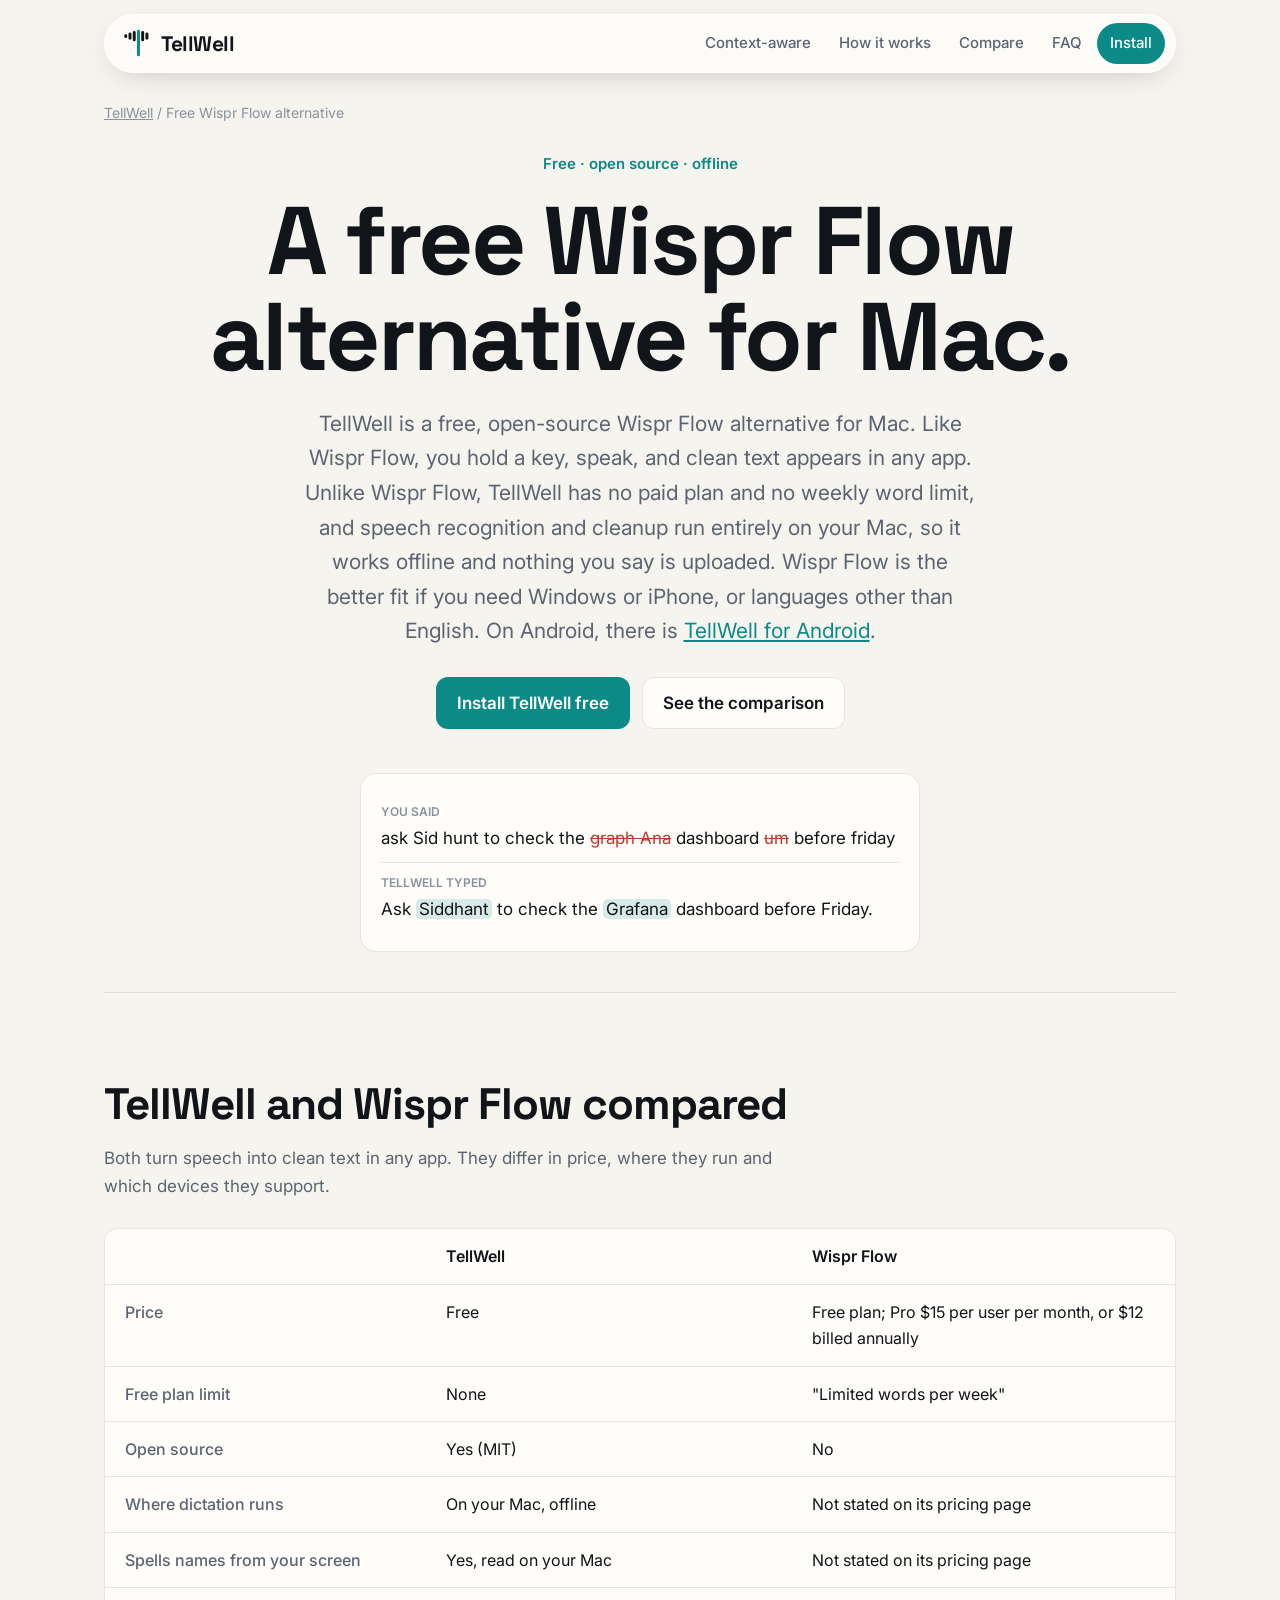
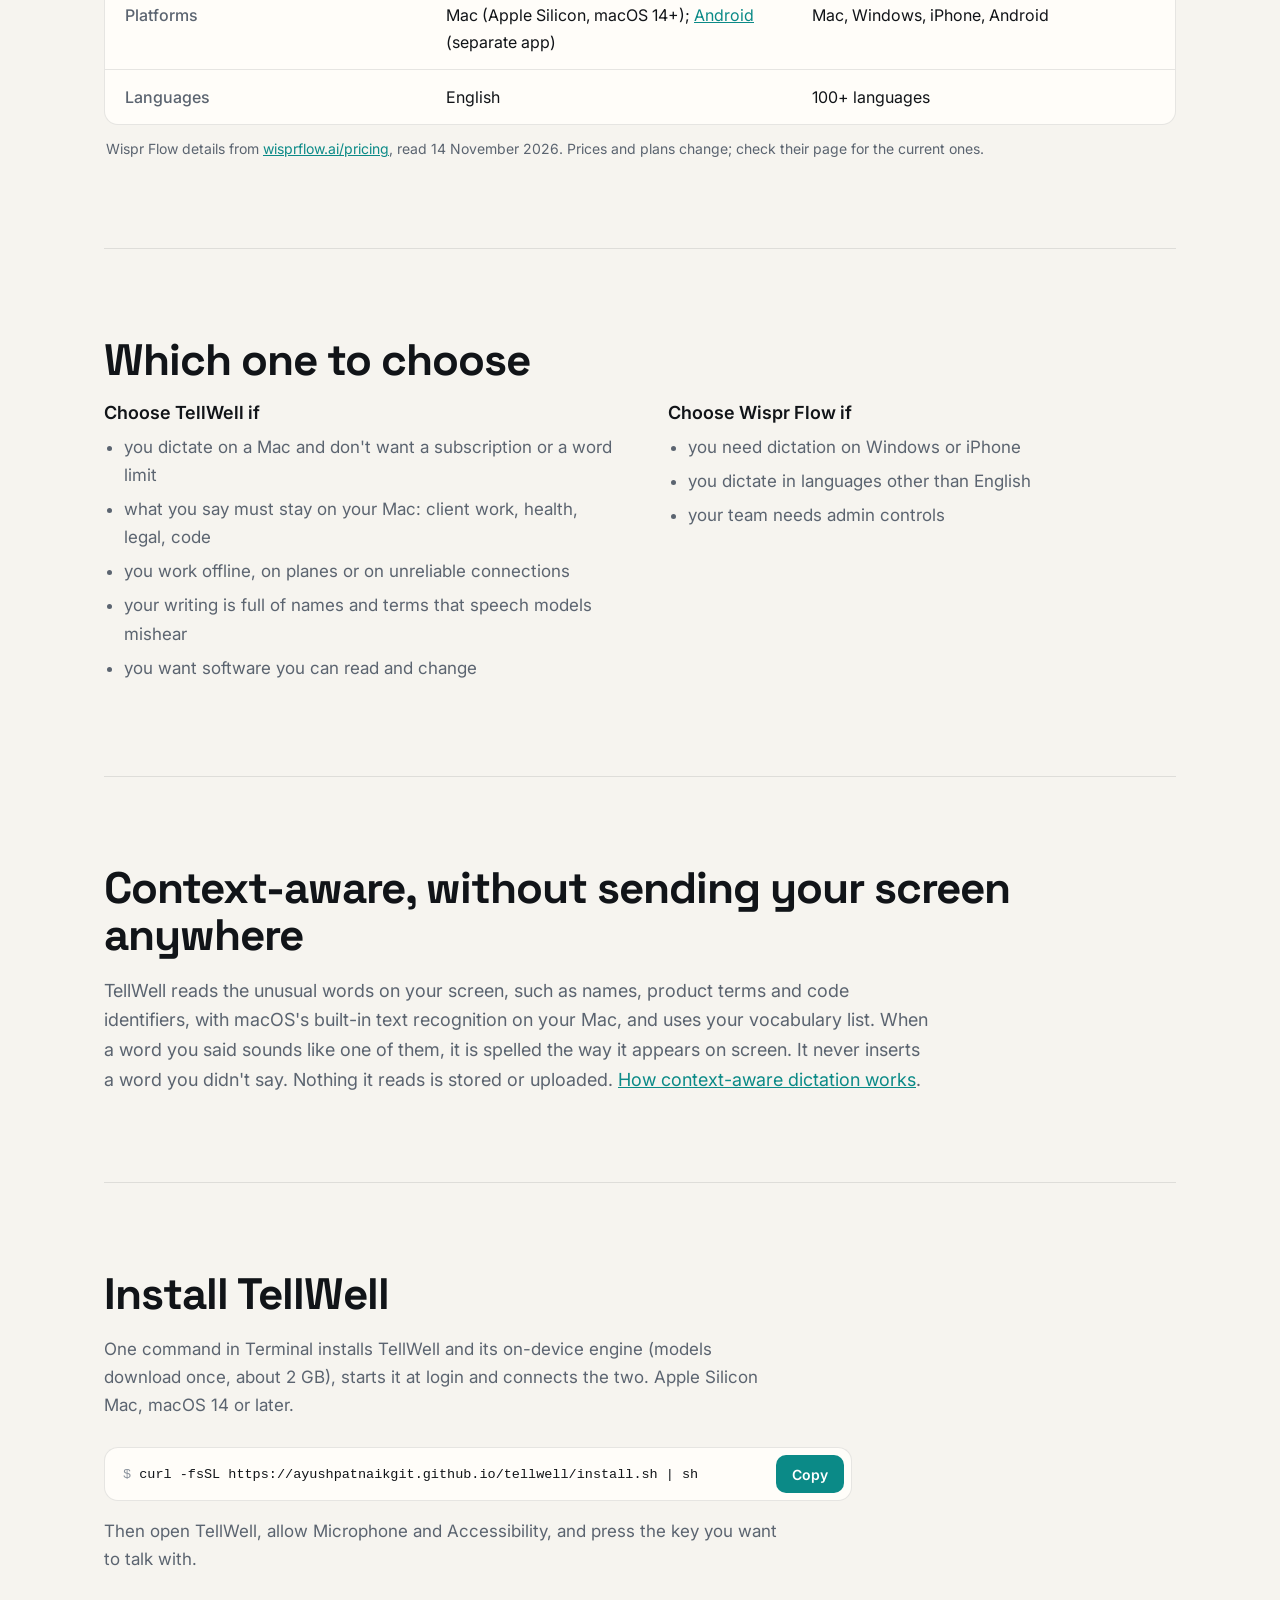
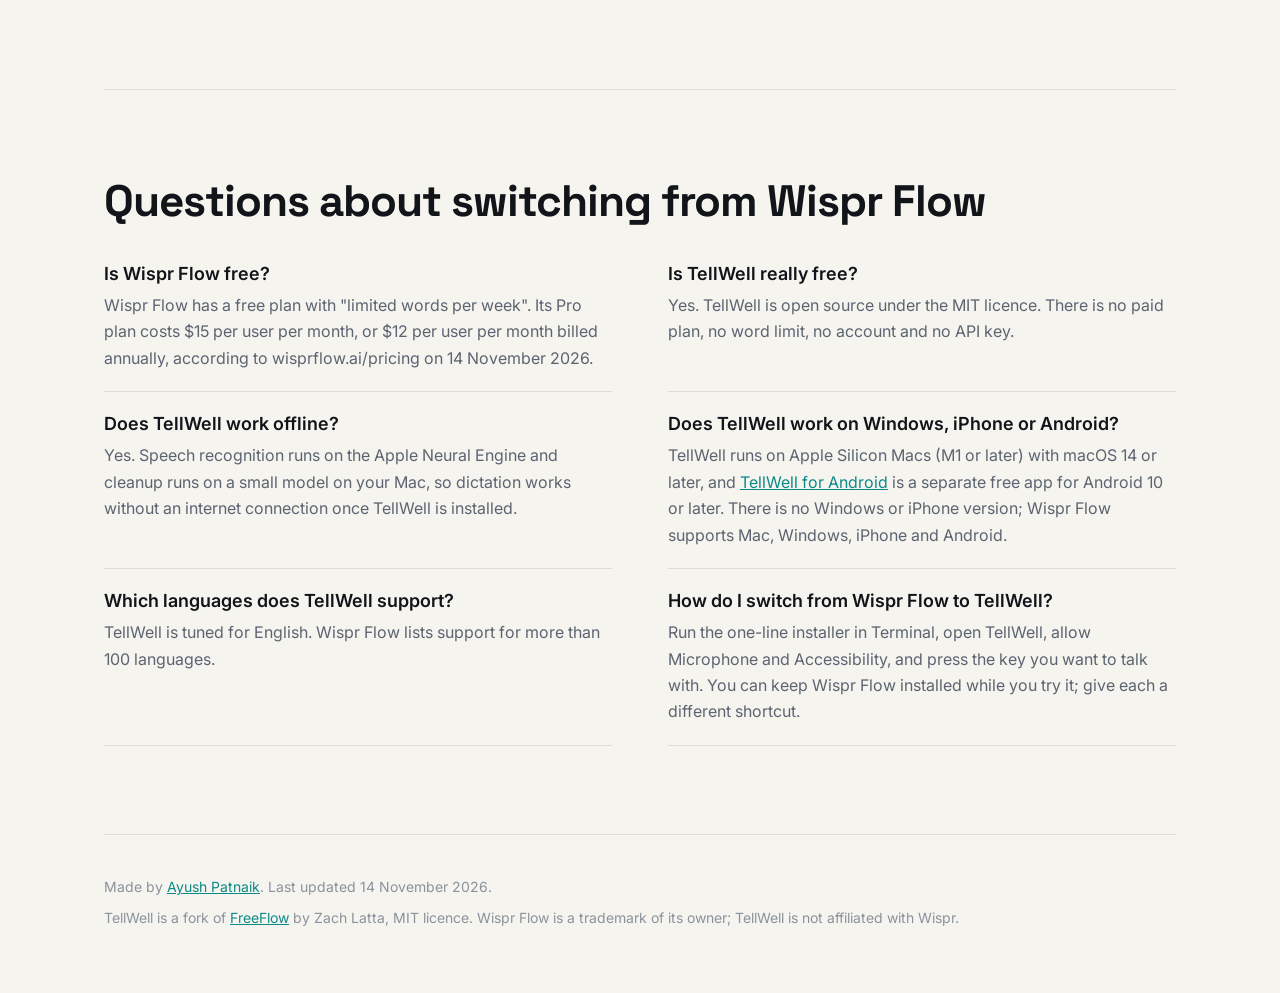
<file: docs/wispr-flow-alternative/index.html>
<!doctype html>
<html lang="en">
<head>
<meta charset="utf-8">
<meta name="viewport" content="width=device-width, initial-scale=1">
<title>Free Wispr Flow Alternative for Mac, Open Source | TellWell</title>
<meta name="description" content="TellWell is a free, open-source Wispr Flow alternative for Mac. Dictation runs offline on your Mac, spells names from your screen, and needs no account.">
<link rel="canonical" href="https://ayushpatnaikgit.github.io/tellwell/wispr-flow-alternative/">
<meta property="og:type" content="article">
<meta property="og:site_name" content="TellWell">
<meta property="og:url" content="https://ayushpatnaikgit.github.io/tellwell/wispr-flow-alternative/">
<meta property="og:title" content="Free Wispr Flow Alternative for Mac, Open Source | TellWell">
<meta property="og:description" content="TellWell is a free, open-source Wispr Flow alternative for Mac. Dictation runs offline on your Mac, spells names from your screen, and needs no account.">
<meta property="og:image" content="https://ayushpatnaikgit.github.io/tellwell/og.png">
<meta property="og:image:width" content="1200">
<meta property="og:image:height" content="630">
<meta name="twitter:card" content="summary_large_image">
<meta name="twitter:title" content="Free Wispr Flow Alternative for Mac, Open Source | TellWell">
<meta name="twitter:description" content="TellWell is a free, open-source Wispr Flow alternative for Mac. Dictation runs offline on your Mac, spells names from your screen, and needs no account.">
<meta name="twitter:image" content="https://ayushpatnaikgit.github.io/tellwell/og.png">
<meta name="author" content="Ayush Patnaik">
<meta name="theme-color" content="#0b8a87">
<link rel="icon" href="../favicon.svg" type="image/svg+xml">
<link rel="preconnect" href="https://fonts.googleapis.com">
<link rel="preconnect" href="https://fonts.gstatic.com" crossorigin>
<link href="https://fonts.googleapis.com/css2?family=Inter:wght@400;500;600&family=Space+Grotesk:wght@600;700&display=swap" rel="stylesheet">
<link rel="stylesheet" href="../style.css">
<script type="application/ld+json">
{
  "@context": "https://schema.org",
  "@type": "WebPage",
  "name": "Free Wispr Flow Alternative for Mac, Open Source | TellWell",
  "url": "https://ayushpatnaikgit.github.io/tellwell/wispr-flow-alternative/",
  "description": "TellWell is a free, open-source Wispr Flow alternative for Mac. Dictation runs offline on your Mac, spells names from your screen, and needs no account.",
  "dateModified": "2026-11-14",
  "about": {
    "@type": "SoftwareApplication",
    "name": "TellWell",
    "url": "https://ayushpatnaikgit.github.io/tellwell/"
  },
  "author": {
    "@type": "Person",
    "name": "Ayush Patnaik",
    "url": "https://github.com/ayushpatnaikgit"
  }
}
</script>
<script type="application/ld+json">
{
  "@context": "https://schema.org",
  "@type": "BreadcrumbList",
  "itemListElement": [
    {
      "@type": "ListItem",
      "position": 1,
      "name": "TellWell",
      "item": "https://ayushpatnaikgit.github.io/tellwell/"
    },
    {
      "@type": "ListItem",
      "position": 2,
      "name": "Free Wispr Flow alternative",
      "item": "https://ayushpatnaikgit.github.io/tellwell/wispr-flow-alternative/"
    }
  ]
}
</script>
<script type="application/ld+json">
{
  "@context": "https://schema.org",
  "@type": "FAQPage",
  "mainEntity": [
    {
      "@type": "Question",
      "name": "Is Wispr Flow free?",
      "acceptedAnswer": {
        "@type": "Answer",
        "text": "Wispr Flow has a free plan with \"limited words per week\". Its Pro plan costs $15 per user per month, or $12 per user per month billed annually, according to wisprflow.ai/pricing on 14 November 2026."
      }
    },
    {
      "@type": "Question",
      "name": "Is TellWell really free?",
      "acceptedAnswer": {
        "@type": "Answer",
        "text": "Yes. TellWell is open source under the MIT licence. There is no paid plan, no word limit, no account and no API key."
      }
    },
    {
      "@type": "Question",
      "name": "Does TellWell work offline?",
      "acceptedAnswer": {
        "@type": "Answer",
        "text": "Yes. Speech recognition runs on the Apple Neural Engine and cleanup runs on a small model on your Mac, so dictation works without an internet connection once TellWell is installed."
      }
    },
    {
      "@type": "Question",
      "name": "Does TellWell work on Windows, iPhone or Android?",
      "acceptedAnswer": {
        "@type": "Answer",
        "text": "TellWell runs on Apple Silicon Macs (M1 or later) with macOS 14 or later, and TellWell for Android is a separate free app for Android 10 or later. There is no Windows or iPhone version; Wispr Flow supports Mac, Windows, iPhone and Android."
      }
    },
    {
      "@type": "Question",
      "name": "Which languages does TellWell support?",
      "acceptedAnswer": {
        "@type": "Answer",
        "text": "TellWell is tuned for English. Wispr Flow lists support for more than 100 languages."
      }
    },
    {
      "@type": "Question",
      "name": "How do I switch from Wispr Flow to TellWell?",
      "acceptedAnswer": {
        "@type": "Answer",
        "text": "Run the one-line installer in Terminal, open TellWell, allow Microphone and Accessibility, and press the key you want to talk with. You can keep Wispr Flow installed while you try it; give each a different shortcut."
      }
    }
  ]
}
</script>
</head>
<body>
<div class="wrap">
  <header class="bar">
    <a class="brand" href="../" aria-label="TellWell home"><svg width="28" height="28" viewBox="10 8 82 86" aria-hidden="true"><rect class="mark-bar" x="12" y="24" width="9" height="12" rx="4.5"/><rect class="mark-bar" x="25" y="19" width="9" height="22" rx="4.5"/><rect class="mark-bar" x="38" y="14" width="9" height="32" rx="4.5"/><rect class="mark-stem" x="51" y="10" width="9" height="82" rx="4.5"/><rect class="mark-bar" x="64" y="14" width="9" height="32" rx="4.5"/><rect class="mark-bar" x="77" y="19" width="9" height="22" rx="4.5"/></svg>TellWell</a>
    <nav aria-label="Main">
      <a href="../#context">Context-aware</a>
      <a href="../#how">How it works</a>
      <a href="#compare">Compare</a>
      <a href="#faq">FAQ</a>
      <a class="nav-cta" href="#install">Install</a>
    </nav>
  </header>

  <main>
    <p class="crumbs"><a href="../">TellWell</a> / Free Wispr Flow alternative</p>
    <div class="hero" style="padding-top: 28px">
      <div>
        <p class="kicker">Free · open source · offline</p>
        <h1>A free Wispr Flow alternative for Mac.</h1>
        <p class="lede">TellWell is a free, open-source Wispr Flow alternative for Mac. Like Wispr Flow, you hold a key, speak, and clean text appears in any app. Unlike Wispr Flow, TellWell has no paid plan and no weekly word limit, and speech recognition and cleanup run entirely on your Mac, so it works offline and nothing you say is uploaded. Wispr Flow is the better fit if you need Windows or iPhone, or languages other than English. On Android, there is <a href="../android/">TellWell for Android</a>.</p>
        <div class="cta">
          <a class="btn primary" href="#install">Install TellWell free</a>
          <a class="btn" href="#compare">See the comparison</a>
        </div>
      </div>
      <div class="demo" aria-label="Example of a dictation being cleaned up">
        <div class="row"><small>YOU SAID</small>ask Sid hunt to check the <s>graph Ana</s> dashboard <s>um</s> before friday</div>
        <div class="row"><small>TELLWELL TYPED</small>Ask <mark>Siddhant</mark> to check the <mark>Grafana</mark> dashboard before Friday.</div>
      </div>
    </div>

    <section id="compare">
      <h2>TellWell and Wispr Flow compared</h2>
      <p class="sub">Both turn speech into clean text in any app. They differ in price, where they run and which devices
        they support.</p>
      <div class="table-wrap">
        <table>
          <thead><tr><th scope="col"></th><th scope="col">TellWell</th><th scope="col">Wispr Flow</th></tr></thead>
          <tbody>
            <tr><th scope="row">Price</th><td>Free</td><td>Free plan; Pro $15 per user per month, or $12 billed annually</td></tr>
            <tr><th scope="row">Free plan limit</th><td>None</td><td>"Limited words per week"</td></tr>
            <tr><th scope="row">Open source</th><td>Yes (MIT)</td><td>No</td></tr>
            <tr><th scope="row">Where dictation runs</th><td>On your Mac, offline</td><td>Not stated on its pricing page</td></tr>
            <tr><th scope="row">Spells names from your screen</th><td>Yes, read on your Mac</td><td>Not stated on its pricing page</td></tr>
            <tr><th scope="row">Platforms</th><td>Mac (Apple Silicon, macOS 14+); <a href="../android/">Android</a> (separate app)</td><td>Mac, Windows, iPhone, Android</td></tr>
            <tr><th scope="row">Languages</th><td>English</td><td>100+ languages</td></tr>
          </tbody>
        </table>
      </div>
      <p class="table-note">Wispr Flow details from <a href="https://wisprflow.ai/pricing">wisprflow.ai/pricing</a>, read
        14 November 2026. Prices and plans change; check their page for the current ones.</p>
    </section>

    <section id="choose">
      <h2>Which one to choose</h2>
      <div class="verdict">
        <div>
          <h3>Choose TellWell if</h3>
          <ul>
            <li>you dictate on a Mac and don't want a subscription or a word limit</li>
            <li>what you say must stay on your Mac: client work, health, legal, code</li>
            <li>you work offline, on planes or on unreliable connections</li>
            <li>your writing is full of names and terms that speech models mishear</li>
            <li>you want software you can read and change</li>
          </ul>
        </div>
        <div>
          <h3>Choose Wispr Flow if</h3>
          <ul>
            <li>you need dictation on Windows or iPhone</li>
            <li>you dictate in languages other than English</li>
            <li>your team needs admin controls</li>
          </ul>
        </div>
      </div>
    </section>

    <section id="context">
      <h2>Context-aware, without sending your screen anywhere</h2>
      <p class="answer">TellWell reads the unusual words on your screen, such as names, product terms and code identifiers,
        with macOS's built-in text recognition on your Mac, and uses your vocabulary list. When a word you said sounds like
        one of them, it is spelled the way it appears on screen. It never inserts a word you didn't say. Nothing it reads
        is stored or uploaded. <a href="../#context">How context-aware dictation works</a>.</p>
    </section>

    <section id="install">
      <h2>Install TellWell</h2>
      <p class="sub">One command in Terminal installs TellWell and its on-device engine (models download once, about 2 GB),
        starts it at login and connects the two. Apple Silicon Mac, macOS 14 or later.</p>
      <div class="cmd"><code id="cmd">curl -fsSL https://ayushpatnaikgit.github.io/tellwell/install.sh <span style="white-space: nowrap">| sh</span></code><button class="copy" type="button" data-copy="cmd">Copy</button></div>
      <p class="sub" style="margin-top: 16px">Then open TellWell, allow Microphone and Accessibility, and press the key you
        want to talk with.</p>
    </section>

    <section id="faq">
      <h2>Questions about switching from Wispr Flow</h2>
      <div class="faq">
        <div><h3>Is Wispr Flow free?</h3><p>Wispr Flow has a free plan with &quot;limited words per week&quot;. Its Pro plan costs $15 per user per month, or $12 per user per month billed annually, according to wisprflow.ai/pricing on 14 November 2026.</p></div>
        <div><h3>Is TellWell really free?</h3><p>Yes. TellWell is open source under the MIT licence. There is no paid plan, no word limit, no account and no API key.</p></div>
        <div><h3>Does TellWell work offline?</h3><p>Yes. Speech recognition runs on the Apple Neural Engine and cleanup runs on a small model on your Mac, so dictation works without an internet connection once TellWell is installed.</p></div>
        <div><h3>Does TellWell work on Windows, iPhone or Android?</h3><p>TellWell runs on Apple Silicon Macs (M1 or later) with macOS 14 or later, and <a href="../android/">TellWell for Android</a> is a separate free app for Android 10 or later. There is no Windows or iPhone version; Wispr Flow supports Mac, Windows, iPhone and Android.</p></div>
        <div><h3>Which languages does TellWell support?</h3><p>TellWell is tuned for English. Wispr Flow lists support for more than 100 languages.</p></div>
        <div><h3>How do I switch from Wispr Flow to TellWell?</h3><p>Run the one-line installer in Terminal, open TellWell, allow Microphone and Accessibility, and press the key you want to talk with. You can keep Wispr Flow installed while you try it; give each a different shortcut.</p></div>
      </div>
    </section>
  </main>

  <footer>
    <p>Made by <a href="https://github.com/ayushpatnaikgit">Ayush Patnaik</a>. Last updated
      <time datetime="2026-11-14">14 November 2026</time>.</p>
    <p>TellWell is a fork of <a href="https://github.com/zachlatta/freeflow">FreeFlow</a> by Zach Latta, MIT licence.
      Wispr Flow is a trademark of its owner; TellWell is not affiliated with Wispr.</p>
  </footer>
</div>
<script>
  document.querySelectorAll(".copy").forEach(function (button) {
    button.addEventListener("click", function () {
      var text = document.getElementById(button.dataset.copy).textContent;
      function done(ok) { button.textContent = ok ? "Copied" : "Select and copy"; setTimeout(function () { button.textContent = "Copy"; }, 1600); }
      if (navigator.clipboard) { navigator.clipboard.writeText(text).then(function () { done(true); }, function () { done(false); }); } else { done(false); }
    });
  });
</script>
</body>
</html>
</file>
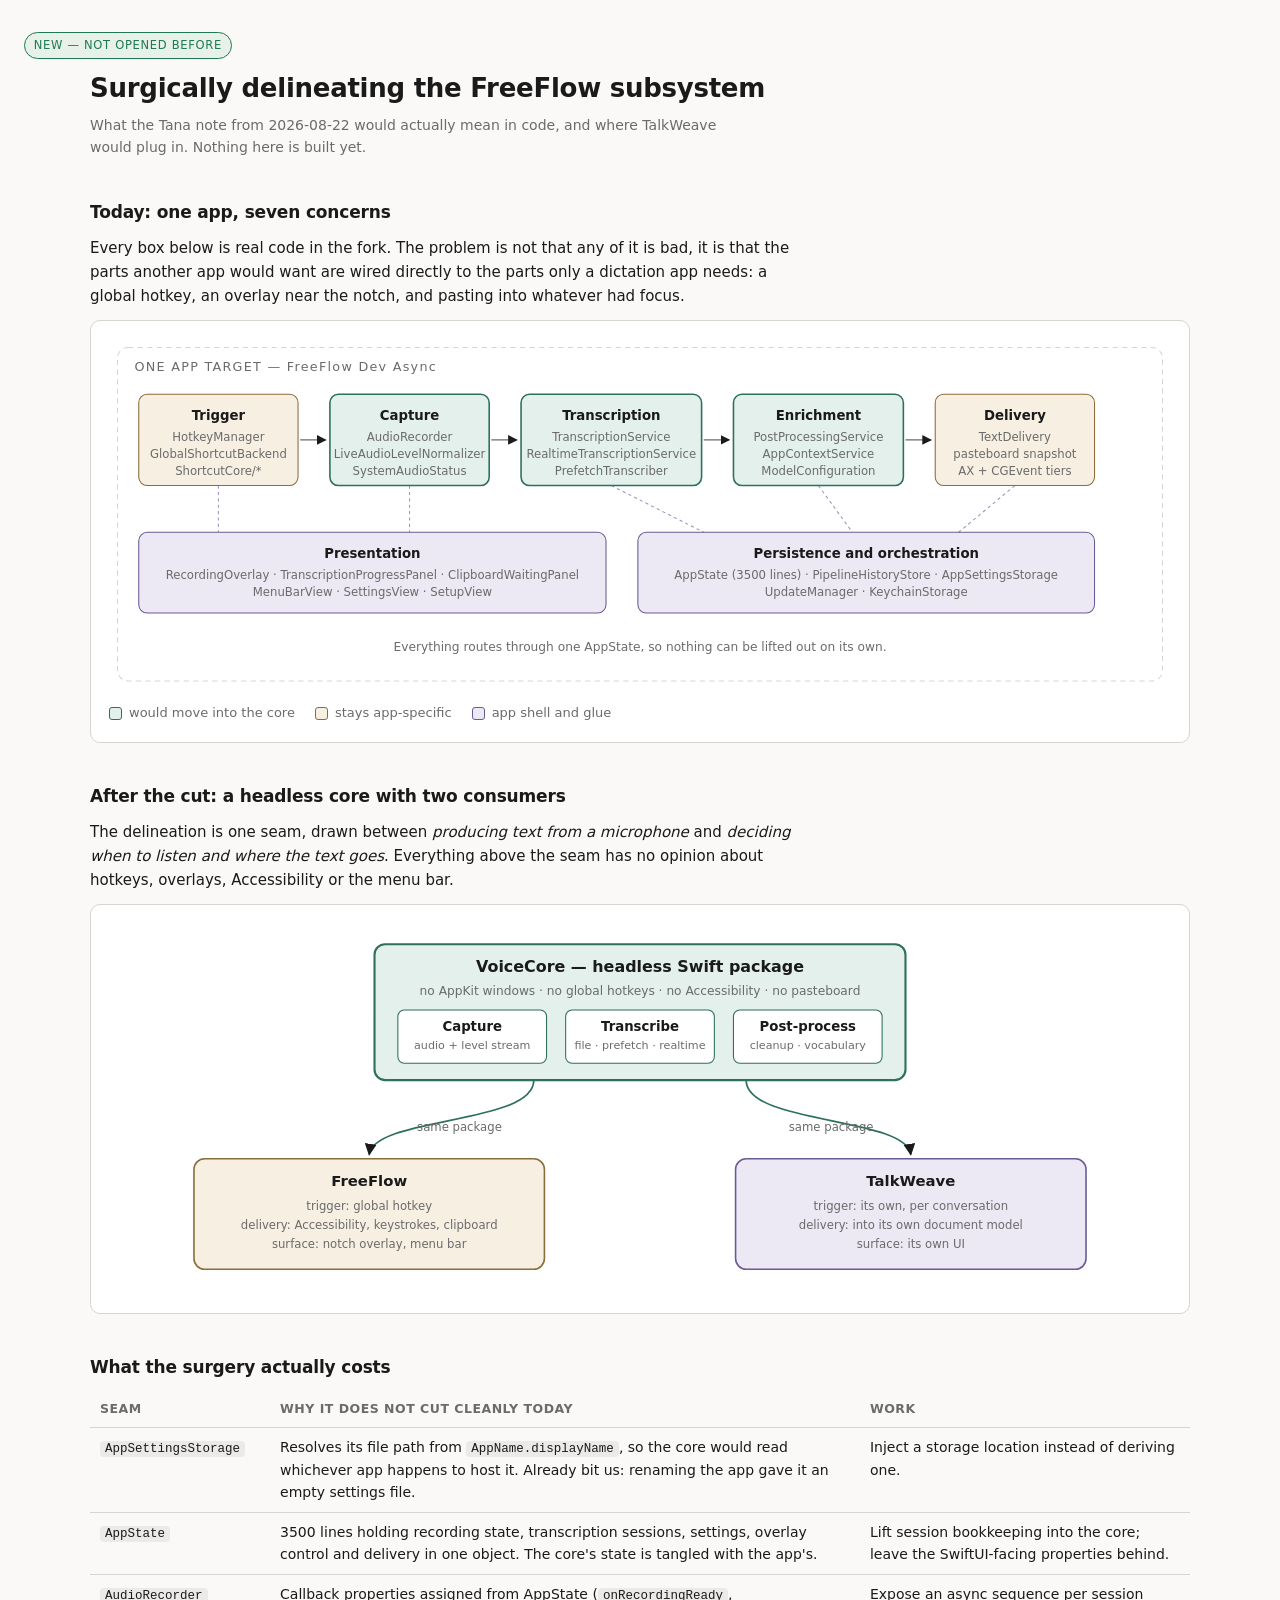
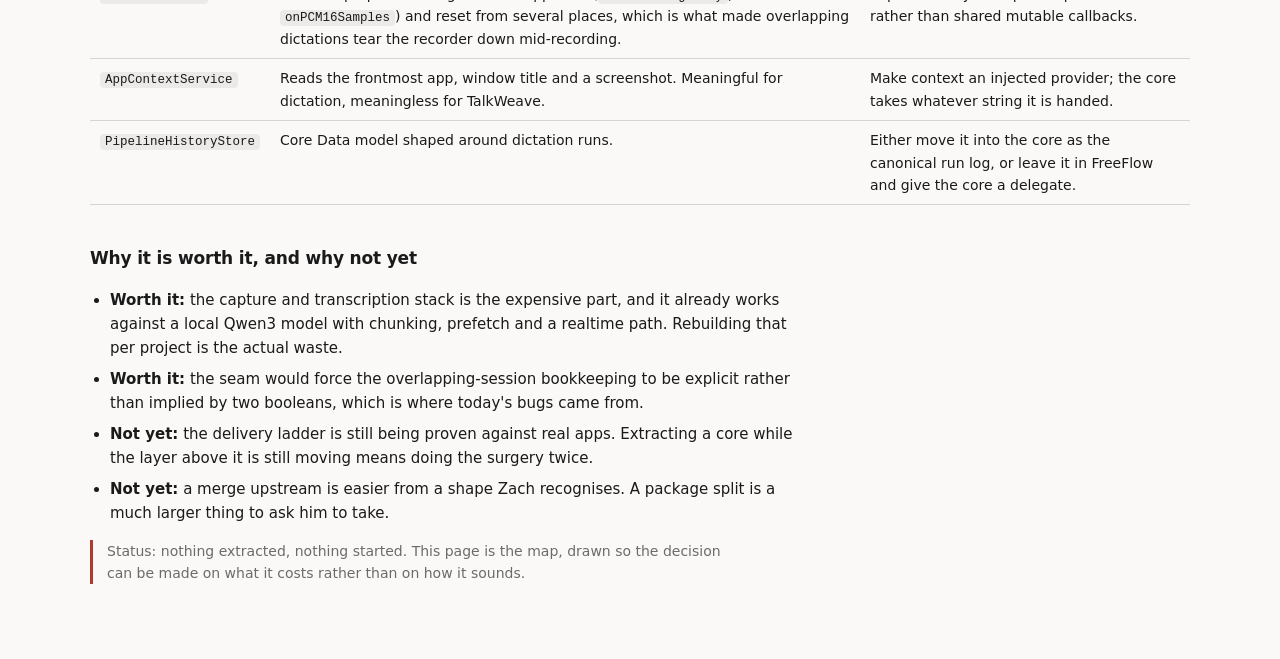
<file: DEVLOG/subsystem-delineation.html>
<!doctype html>
<html lang="en">
<head>
<meta charset="utf-8">
<meta name="viewport" content="width=device-width, initial-scale=1">
<title>FreeFlow subsystem delineation</title>
<style>
  :root {
    --bg: #faf9f7;
    --panel: #ffffff;
    --ink: #1a1a1a;
    --muted: #6b6b6b;
    --line: #d8d5d0;
    --core: #2f6f5e;
    --core-soft: #e3f0ec;
    --app: #6b5b95;
    --app-soft: #ece8f4;
    --keep: #8a6d3b;
    --keep-soft: #f6efe2;
    --accent: #b03a2e;
  }
  @media (prefers-color-scheme: dark) {
    :root {
      --bg: #17181a;
      --panel: #1f2124;
      --ink: #ececec;
      --muted: #9a9a9a;
      --line: #34383d;
      --core: #6fd3b4;
      --core-soft: #1d3a33;
      --app: #b3a4e0;
      --app-soft: #2a2540;
      --keep: #d9b874;
      --keep-soft: #38301f;
      --accent: #f08a7a;
    }
  }
  * { box-sizing: border-box; }
  body {
    margin: 0;
    background: var(--bg);
    color: var(--ink);
    font: 15px/1.6 -apple-system, BlinkMacSystemFont, "Segoe UI", system-ui, sans-serif;
    padding: 32px 24px 64px;
  }
  .wrap { max-width: 1100px; margin: 0 auto; }
  h1 { font-size: 26px; margin: 0 0 4px; letter-spacing: -0.01em; }
  .sub { color: var(--muted); margin: 0 0 28px; font-size: 14px; }
  h2 { font-size: 17px; margin: 40px 0 10px; letter-spacing: -0.01em; }
  p { margin: 0 0 12px; max-width: 74ch; }
  .panel {
    background: var(--panel);
    border: 1px solid var(--line);
    border-radius: 10px;
    padding: 18px;
    overflow-x: auto;
  }
  svg { display: block; max-width: 100%; height: auto; }
  .legend { display: flex; gap: 20px; flex-wrap: wrap; margin: 14px 0 0; font-size: 13px; color: var(--muted); }
  .legend span { display: inline-flex; align-items: center; gap: 7px; }
  .swatch { width: 13px; height: 13px; border-radius: 3px; display: inline-block; }
  table { border-collapse: collapse; width: 100%; font-size: 14px; margin-top: 8px; }
  th, td { text-align: left; padding: 8px 10px; border-bottom: 1px solid var(--line); vertical-align: top; }
  th { color: var(--muted); font-weight: 600; font-size: 12.5px; text-transform: uppercase; letter-spacing: .04em; }
  code { font: 12.5px/1.5 ui-monospace, SFMono-Regular, Menlo, monospace; background: rgba(128,128,128,.13); padding: 1px 5px; border-radius: 4px; }
  .note { border-left: 3px solid var(--accent); padding-left: 14px; color: var(--muted); font-size: 14px; }
  ul { max-width: 74ch; padding-left: 20px; }
  li { margin-bottom: 7px; }
</style>
</head>
<body>
<div class="wrap">

<h1>Surgically delineating the FreeFlow subsystem</h1>
<p class="sub">What the Tana note from 2026-08-22 would actually mean in code, and where TalkWeave would plug in. Nothing here is built yet.</p>

<h2>Today: one app, seven concerns</h2>
<p>Every box below is real code in the fork. The problem is not that any of it is bad, it is that the parts another app would want are wired directly to the parts only a dictation app needs: a global hotkey, an overlay near the notch, and pasting into whatever had focus.</p>

<div class="panel">
<svg viewBox="0 0 1000 330" role="img" aria-label="FreeFlow today: trigger, capture, transcription, enrichment, delivery, presentation and persistence all inside one app target">
  <defs>
    <marker id="a1" viewBox="0 0 10 10" refX="9" refY="5" markerWidth="7" markerHeight="7" orient="auto">
      <path d="M0,0 L10,5 L0,10 z" fill="currentColor"/>
    </marker>
  </defs>
  <rect x="8" y="8" width="984" height="314" rx="10" fill="none" stroke="var(--line)" stroke-dasharray="5 4"/>
  <text x="24" y="30" font-size="12" fill="var(--muted)" letter-spacing="1.2">ONE APP TARGET — FreeFlow Dev Async</text>

  <g font-size="12.5">
    <!-- row: pipeline -->
    <g>
      <rect x="28" y="52" width="150" height="86" rx="8" fill="var(--keep-soft)" stroke="var(--keep)"/>
      <text x="103" y="76" text-anchor="middle" font-weight="700" fill="var(--ink)">Trigger</text>
      <text x="103" y="96" text-anchor="middle" fill="var(--muted)" font-size="11">HotkeyManager</text>
      <text x="103" y="112" text-anchor="middle" fill="var(--muted)" font-size="11">GlobalShortcutBackend</text>
      <text x="103" y="128" text-anchor="middle" fill="var(--muted)" font-size="11">ShortcutCore/*</text>
    </g>

    <g>
      <rect x="208" y="52" width="150" height="86" rx="8" fill="var(--core-soft)" stroke="var(--core)" stroke-width="1.5"/>
      <text x="283" y="76" text-anchor="middle" font-weight="700" fill="var(--ink)">Capture</text>
      <text x="283" y="96" text-anchor="middle" fill="var(--muted)" font-size="11">AudioRecorder</text>
      <text x="283" y="112" text-anchor="middle" fill="var(--muted)" font-size="11">LiveAudioLevelNormalizer</text>
      <text x="283" y="128" text-anchor="middle" fill="var(--muted)" font-size="11">SystemAudioStatus</text>
    </g>

    <g>
      <rect x="388" y="52" width="170" height="86" rx="8" fill="var(--core-soft)" stroke="var(--core)" stroke-width="1.5"/>
      <text x="473" y="76" text-anchor="middle" font-weight="700" fill="var(--ink)">Transcription</text>
      <text x="473" y="96" text-anchor="middle" fill="var(--muted)" font-size="11">TranscriptionService</text>
      <text x="473" y="112" text-anchor="middle" fill="var(--muted)" font-size="11">RealtimeTranscriptionService</text>
      <text x="473" y="128" text-anchor="middle" fill="var(--muted)" font-size="11">PrefetchTranscriber</text>
    </g>

    <g>
      <rect x="588" y="52" width="160" height="86" rx="8" fill="var(--core-soft)" stroke="var(--core)" stroke-width="1.5"/>
      <text x="668" y="76" text-anchor="middle" font-weight="700" fill="var(--ink)">Enrichment</text>
      <text x="668" y="96" text-anchor="middle" fill="var(--muted)" font-size="11">PostProcessingService</text>
      <text x="668" y="112" text-anchor="middle" fill="var(--muted)" font-size="11">AppContextService</text>
      <text x="668" y="128" text-anchor="middle" fill="var(--muted)" font-size="11">ModelConfiguration</text>
    </g>

    <g>
      <rect x="778" y="52" width="150" height="86" rx="8" fill="var(--keep-soft)" stroke="var(--keep)"/>
      <text x="853" y="76" text-anchor="middle" font-weight="700" fill="var(--ink)">Delivery</text>
      <text x="853" y="96" text-anchor="middle" fill="var(--muted)" font-size="11">TextDelivery</text>
      <text x="853" y="112" text-anchor="middle" fill="var(--muted)" font-size="11">pasteboard snapshot</text>
      <text x="853" y="128" text-anchor="middle" fill="var(--muted)" font-size="11">AX + CGEvent tiers</text>
    </g>

    <!-- arrows between pipeline stages -->
    <g stroke="var(--muted)" fill="none" color="var(--muted)" stroke-width="1.3">
      <line x1="180" y1="95" x2="204" y2="95" marker-end="url(#a1)"/>
      <line x1="360" y1="95" x2="384" y2="95" marker-end="url(#a1)"/>
      <line x1="560" y1="95" x2="584" y2="95" marker-end="url(#a1)"/>
      <line x1="750" y1="95" x2="774" y2="95" marker-end="url(#a1)"/>
    </g>

    <!-- cross-cutting -->
    <g>
      <rect x="28" y="182" width="440" height="76" rx="8" fill="var(--app-soft)" stroke="var(--app)"/>
      <text x="248" y="206" text-anchor="middle" font-weight="700" fill="var(--ink)">Presentation</text>
      <text x="248" y="226" text-anchor="middle" fill="var(--muted)" font-size="11">RecordingOverlay · TranscriptionProgressPanel · ClipboardWaitingPanel</text>
      <text x="248" y="242" text-anchor="middle" fill="var(--muted)" font-size="11">MenuBarView · SettingsView · SetupView</text>
    </g>

    <g>
      <rect x="498" y="182" width="430" height="76" rx="8" fill="var(--app-soft)" stroke="var(--app)"/>
      <text x="713" y="206" text-anchor="middle" font-weight="700" fill="var(--ink)">Persistence and orchestration</text>
      <text x="713" y="226" text-anchor="middle" fill="var(--muted)" font-size="11">AppState (3500 lines) · PipelineHistoryStore · AppSettingsStorage</text>
      <text x="713" y="242" text-anchor="middle" fill="var(--muted)" font-size="11">UpdateManager · KeychainStorage</text>
    </g>

    <g stroke="var(--app)" fill="none" stroke-dasharray="3 3" opacity=".65">
      <line x1="103" y1="138" x2="103" y2="182"/>
      <line x1="283" y1="138" x2="283" y2="182"/>
      <line x1="473" y1="138" x2="560" y2="182"/>
      <line x1="668" y1="138" x2="700" y2="182"/>
      <line x1="853" y1="138" x2="800" y2="182"/>
    </g>

    <text x="500" y="294" text-anchor="middle" fill="var(--muted)" font-size="11.5">Everything routes through one AppState, so nothing can be lifted out on its own.</text>
  </g>
</svg>
<div class="legend">
  <span><i class="swatch" style="background:var(--core-soft);border:1.5px solid var(--core)"></i> would move into the core</span>
  <span><i class="swatch" style="background:var(--keep-soft);border:1px solid var(--keep)"></i> stays app-specific</span>
  <span><i class="swatch" style="background:var(--app-soft);border:1px solid var(--app)"></i> app shell and glue</span>
</div>
</div>

<h2>After the cut: a headless core with two consumers</h2>
<p>The delineation is one seam, drawn between <em>producing text from a microphone</em> and <em>deciding when to listen and where the text goes</em>. Everything above the seam has no opinion about hotkeys, overlays, Accessibility or the menu bar.</p>

<div class="panel">
<svg viewBox="0 0 1000 350" role="img" aria-label="After extraction: a headless VoiceCore package consumed by FreeFlow and TalkWeave">
  <g font-size="12.5">
    <rect x="250" y="20" width="500" height="128" rx="10" fill="var(--core-soft)" stroke="var(--core)" stroke-width="2"/>
    <text x="500" y="46" text-anchor="middle" font-weight="700" font-size="15" fill="var(--ink)">VoiceCore — headless Swift package</text>
    <text x="500" y="68" text-anchor="middle" fill="var(--muted)" font-size="11.5">no AppKit windows · no global hotkeys · no Accessibility · no pasteboard</text>

    <rect x="272" y="82" width="140" height="50" rx="6" fill="var(--panel)" stroke="var(--core)"/>
    <text x="342" y="102" text-anchor="middle" font-weight="600" fill="var(--ink)">Capture</text>
    <text x="342" y="119" text-anchor="middle" fill="var(--muted)" font-size="10.5">audio + level stream</text>

    <rect x="430" y="82" width="140" height="50" rx="6" fill="var(--panel)" stroke="var(--core)"/>
    <text x="500" y="102" text-anchor="middle" font-weight="600" fill="var(--ink)">Transcribe</text>
    <text x="500" y="119" text-anchor="middle" fill="var(--muted)" font-size="10.5">file · prefetch · realtime</text>

    <rect x="588" y="82" width="140" height="50" rx="6" fill="var(--panel)" stroke="var(--core)"/>
    <text x="658" y="102" text-anchor="middle" font-weight="600" fill="var(--ink)">Post-process</text>
    <text x="658" y="119" text-anchor="middle" fill="var(--muted)" font-size="10.5">cleanup · vocabulary</text>

    <!-- consumers -->
    <rect x="80" y="222" width="330" height="104" rx="10" fill="var(--keep-soft)" stroke="var(--keep)" stroke-width="1.5"/>
    <text x="245" y="248" text-anchor="middle" font-weight="700" font-size="14" fill="var(--ink)">FreeFlow</text>
    <text x="245" y="270" text-anchor="middle" fill="var(--muted)" font-size="11">trigger: global hotkey</text>
    <text x="245" y="288" text-anchor="middle" fill="var(--muted)" font-size="11">delivery: Accessibility, keystrokes, clipboard</text>
    <text x="245" y="306" text-anchor="middle" fill="var(--muted)" font-size="11">surface: notch overlay, menu bar</text>

    <rect x="590" y="222" width="330" height="104" rx="10" fill="var(--app-soft)" stroke="var(--app)" stroke-width="1.5"/>
    <text x="755" y="248" text-anchor="middle" font-weight="700" font-size="14" fill="var(--ink)">TalkWeave</text>
    <text x="755" y="270" text-anchor="middle" fill="var(--muted)" font-size="11">trigger: its own, per conversation</text>
    <text x="755" y="288" text-anchor="middle" fill="var(--muted)" font-size="11">delivery: into its own document model</text>
    <text x="755" y="306" text-anchor="middle" fill="var(--muted)" font-size="11">surface: its own UI</text>

    <g stroke="var(--core)" fill="none" stroke-width="1.6" color="var(--core)">
      <path d="M400,148 C400,190 250,182 245,218" marker-end="url(#a1)"/>
      <path d="M600,148 C600,190 750,182 755,218" marker-end="url(#a1)"/>
    </g>
    <text x="330" y="196" text-anchor="middle" fill="var(--muted)" font-size="11">same package</text>
    <text x="680" y="196" text-anchor="middle" fill="var(--muted)" font-size="11">same package</text>
  </g>
</svg>
</div>

<h2>What the surgery actually costs</h2>
<table>
  <tr><th>Seam</th><th>Why it does not cut cleanly today</th><th>Work</th></tr>
  <tr>
    <td><code>AppSettingsStorage</code></td>
    <td>Resolves its file path from <code>AppName.displayName</code>, so the core would read whichever app happens to host it. Already bit us: renaming the app gave it an empty settings file.</td>
    <td>Inject a storage location instead of deriving one.</td>
  </tr>
  <tr>
    <td><code>AppState</code></td>
    <td>3500 lines holding recording state, transcription sessions, settings, overlay control and delivery in one object. The core's state is tangled with the app's.</td>
    <td>Lift session bookkeeping into the core; leave the SwiftUI-facing properties behind.</td>
  </tr>
  <tr>
    <td><code>AudioRecorder</code></td>
    <td>Callback properties assigned from AppState (<code>onRecordingReady</code>, <code>onPCM16Samples</code>) and reset from several places, which is what made overlapping dictations tear the recorder down mid-recording.</td>
    <td>Expose an async sequence per session rather than shared mutable callbacks.</td>
  </tr>
  <tr>
    <td><code>AppContextService</code></td>
    <td>Reads the frontmost app, window title and a screenshot. Meaningful for dictation, meaningless for TalkWeave.</td>
    <td>Make context an injected provider; the core takes whatever string it is handed.</td>
  </tr>
  <tr>
    <td><code>PipelineHistoryStore</code></td>
    <td>Core Data model shaped around dictation runs.</td>
    <td>Either move it into the core as the canonical run log, or leave it in FreeFlow and give the core a delegate.</td>
  </tr>
</table>

<h2>Why it is worth it, and why not yet</h2>
<ul>
  <li><strong>Worth it:</strong> the capture and transcription stack is the expensive part, and it already works against a local Qwen3 model with chunking, prefetch and a realtime path. Rebuilding that per project is the actual waste.</li>
  <li><strong>Worth it:</strong> the seam would force the overlapping-session bookkeeping to be explicit rather than implied by two booleans, which is where today's bugs came from.</li>
  <li><strong>Not yet:</strong> the delivery ladder is still being proven against real apps. Extracting a core while the layer above it is still moving means doing the surgery twice.</li>
  <li><strong>Not yet:</strong> a merge upstream is easier from a shape Zach recognises. A package split is a much larger thing to ask him to take.</li>
</ul>

<p class="note">Status: nothing extracted, nothing started. This page is the map, drawn so the decision can be made on what it costs rather than on how it sounds.</p>

</div>
<!-- Artifact seen-state badge — paste before </body> in any handed-over local HTML page.
     First visit: bright "NEW" chip. Every later visit: muted "opened <date>" chip and the
     whole page steps back one notch (slightly lower contrast), so an artifact the user has
     already read visibly recedes instead of looking freshly delivered.
     Pure localStorage, per page path. No network, no storage outside the browser profile.
     Requires nothing from the host page except a <header> (falls back to body-prepend). -->
<style>
  #seen-chip{display:inline-flex;align-items:center;gap:.4rem;font-size:.72rem;
    letter-spacing:.06em;text-transform:uppercase;padding:.2rem .55rem;border-radius:1rem;
    border:1px solid currentColor;margin-bottom:.6rem;opacity:0}
  #seen-chip[data-state]{opacity:1;transition:opacity .25s ease}
  #seen-chip[data-state="new"]{color:#1d7a52;background:rgba(29,122,82,.08)}
  #seen-chip[data-state="seen"]{color:#8b938d;background:transparent;font-weight:400}
  @media (prefers-color-scheme:dark){
    #seen-chip[data-state="new"]{color:#7fc4a0;background:rgba(127,196,160,.1)}
    #seen-chip[data-state="seen"]{color:#727b76}
  }
  html[data-seen="1"] body{filter:saturate(.72) contrast(.96)}
  html[data-seen="1"] h1{opacity:.82}
</style>
<script>
(function () {
  var key = 'artifact-seen:' + location.pathname;
  var chip = document.createElement('div');
  chip.id = 'seen-chip';
  var prior = null;
  try { prior = localStorage.getItem(key); } catch (e) { /* private mode: stay "new" */ }

  if (prior) {
    document.documentElement.setAttribute('data-seen', '1');
    chip.setAttribute('data-state', 'seen');
    chip.textContent = 'opened ' + new Date(Number(prior)).toLocaleDateString();
  } else {
    chip.setAttribute('data-state', 'new');
    chip.textContent = 'new — not opened before';
  }
  try { localStorage.setItem(key, String(Date.now())); } catch (e) {}

  var host = document.querySelector('header') || document.body;
  host.insertBefore(chip, host.firstChild);
})();
</script>
</body>
</html>
</file>
<file: docs/style.css>
/* TellWell website. Editorial layout; glass only where it means something (the demo window, the nav). */
:root {
  --ink: #111418;
  --muted: #5b6470;
  --faint: #8a929c;
  --accent: #0b8a87;
  --accent-ink: #ffffff;
  --bg: #f6f4ef;
  --paper: #fffdf9;
  --line: rgba(17, 20, 24, 0.10);
  --glass: rgba(255, 255, 255, 0.62);
  --glass-edge: rgba(255, 255, 255, 0.9);
  --shadow: 0 30px 80px -30px rgba(30, 40, 50, 0.35), 0 2px 6px rgba(30, 40, 50, 0.08);
  --mark: rgba(11, 138, 135, 0.16);
  --strike: #c0392b;
  --key-top: #fbfbf9;
  --key-side: #d9d6cf;
}
@media (prefers-color-scheme: dark) {
  :root {
    --ink: #eef0f2;
    --muted: #a3abb5;
    --faint: #737c87;
    --accent: #2dd4bf;
    --accent-ink: #03211f;
    --bg: #0e1013;
    --paper: #16191d;
    --line: rgba(255, 255, 255, 0.09);
    --glass: rgba(30, 34, 40, 0.62);
    --glass-edge: rgba(255, 255, 255, 0.12);
    --shadow: 0 30px 80px -30px rgba(0, 0, 0, 0.8), 0 2px 6px rgba(0, 0, 0, 0.4);
    --mark: rgba(45, 212, 191, 0.2);
    --strike: #ff7b6b;
    --key-top: #2b2f35;
    --key-side: #15181c;
  }
}

* { box-sizing: border-box; }
html { scroll-behavior: smooth; scroll-padding-top: 96px; }
body { margin: 0; background: var(--bg); color: var(--ink); font: 17px/1.65 Inter, system-ui, -apple-system, sans-serif; -webkit-font-smoothing: antialiased; }
a { color: var(--accent); }
code { font: 0.9em ui-monospace, SFMono-Regular, Menlo, monospace; }
.wrap { max-width: 1120px; margin: 0 auto; padding: 0 24px; }
h1 { font: 700 clamp(42px, 6.4vw, 76px)/1.0 'Space Grotesk', Inter, sans-serif; letter-spacing: -2px; margin: 0 0 22px; }
h2 { font: 700 clamp(30px, 4vw, 44px)/1.08 'Space Grotesk', Inter, sans-serif; letter-spacing: -1px; margin: 0 0 16px; }
h3 { font: 600 18px/1.35 Inter, sans-serif; margin: 0 0 6px; }

/* Floating glass navigation */
header.bar {
  position: sticky; top: 14px; z-index: 20;
  display: flex; align-items: center; justify-content: space-between; gap: 16px; flex-wrap: wrap;
  margin: 14px 0 0; padding: 8px 10px 8px 18px; border-radius: 999px;
  background: var(--glass); border: 1px solid var(--glass-edge); box-shadow: 0 8px 30px -12px rgba(0,0,0,0.25);
  -webkit-backdrop-filter: blur(22px) saturate(180%); backdrop-filter: blur(22px) saturate(180%);
}
.brand { display: flex; align-items: center; gap: 10px; text-decoration: none; color: var(--ink); font: 700 21px/1 'Space Grotesk', Inter, sans-serif; letter-spacing: -0.5px; }
.mark-bar { fill: var(--ink); } .mark-stem { fill: var(--accent); }
nav { display: flex; gap: 2px; flex-wrap: wrap; }
nav a { color: var(--muted); text-decoration: none; font-weight: 500; font-size: 15px; padding: 8px 13px; border-radius: 999px; }
nav a:hover { color: var(--ink); }
nav a.nav-cta { color: var(--accent-ink); background: var(--accent); }

/* Hero */
.hero { display: flex; flex-direction: column; align-items: center; text-align: center; padding: 84px 0 40px; }
.hero h1 { max-width: 11em; font-size: clamp(46px, 7.6vw, 96px); letter-spacing: -2.6px; }
.hero .lede { margin-left: auto; margin-right: auto; max-width: 32em; font-size: 21px; }
.hero .cmd { margin: 0 auto; text-align: left; }
.hero .fine a { color: var(--faint); }
.eyebrow { margin: 0 0 18px; font-size: 15px; color: var(--muted); }
.eyebrow b { color: var(--accent); font-weight: 600; }
.lede { font-size: 19px; color: var(--muted); margin: 0 0 28px; max-width: 34em; }
.links { display: flex; gap: 22px; flex-wrap: wrap; margin-top: 18px; font-weight: 500; }
.links a { text-decoration: none; }
.links a:hover { text-decoration: underline; }
.fine { font-size: 14px; color: var(--faint); margin: 16px 0 0; }

/* Install command */
.cmd { display: flex; align-items: center; gap: 10px; flex-wrap: wrap; max-width: 44em; padding: 7px 7px 7px 18px; border-radius: 14px; background: var(--paper); border: 1px solid var(--line); }
.cmd code { flex: 1 1 16em; min-width: 0; padding: 6px 0; font-size: 13.5px; color: var(--ink); overflow-wrap: anywhere; }
.cmd code::before { content: "$ "; color: var(--faint); user-select: none; }
.copy { flex: none; min-height: 38px; padding: 6px 16px; border-radius: 10px; border: 0; background: var(--accent); color: var(--accent-ink); font: 600 14px Inter, sans-serif; cursor: pointer; }

/* 3D demo stage */
.stage { position: relative; width: 100%; max-width: 760px; margin: 64px auto 40px; text-align: left; }
.window {
  position: relative; width: 100%; margin: 0 auto;
  border-radius: 16px; overflow: hidden;
  background: var(--glass); border: 1px solid var(--glass-edge); box-shadow: var(--shadow);
  -webkit-backdrop-filter: blur(24px) saturate(170%); backdrop-filter: blur(24px) saturate(170%);
}
.titlebar { display: flex; align-items: center; gap: 8px; padding: 12px 14px; border-bottom: 1px solid var(--line); font-size: 13px; color: var(--muted); }
.dots { display: flex; gap: 7px; margin-right: 8px; }
.dots i { width: 11px; height: 11px; border-radius: 50%; background: #ff5f57; }
.dots i:nth-child(2) { background: #febc2e; } .dots i:nth-child(3) { background: #28c840; }
.field-label { padding: 14px 20px 0; font-size: 13px; color: var(--faint); }
.field { min-height: 128px; padding: 8px 26px 22px; font-size: 24px; line-height: 1.5; letter-spacing: -0.2px; }
.raw .tok { color: var(--muted); font-style: italic; }
.tok { display: inline-block; white-space: pre; transition: opacity 0.35s, max-width 0.45s 0.15s, color 0.3s; max-width: 20em; vertical-align: bottom; overflow: hidden; }
.tok.drop { color: var(--strike); text-decoration: line-through; }
.tok.gone { opacity: 0; max-width: 0; }
.tok .new { display: none; }
.tok.swapped .old { display: none; }
.tok.swapped .new { display: inline; }
.tok.ctx.swapped .new { background: var(--mark); border-radius: 5px; padding: 0 3px; }
.clean .tok, .clean .tok span { color: var(--ink); font-style: normal; }
.caret { display: inline-block; width: 2px; height: 1.1em; margin-left: 2px; background: var(--accent); vertical-align: text-bottom; animation: blink 1s steps(1) infinite; }
@keyframes blink { 50% { opacity: 0; } }
.statusbar { display: flex; align-items: center; justify-content: space-between; gap: 12px; padding: 10px 16px; border-top: 1px solid var(--line); font-size: 13px; color: var(--faint); min-height: 44px; }
.wave { display: flex; gap: 3px; align-items: center; height: 20px; }
.wave i { width: 3px; height: 4px; border-radius: 2px; background: var(--accent); opacity: 0.35; transition: height 0.15s, opacity 0.2s; }
.listening .wave i { opacity: 1; animation: talk 0.9s ease-in-out infinite; }
.listening .wave i:nth-child(2) { animation-delay: -0.2s; } .listening .wave i:nth-child(3) { animation-delay: -0.45s; }
.listening .wave i:nth-child(4) { animation-delay: -0.1s; } .listening .wave i:nth-child(5) { animation-delay: -0.6s; }
@keyframes talk { 0%, 100% { height: 4px; } 50% { height: 18px; } }
.ctx-tag { opacity: 0; transform: translateY(4px); transition: opacity 0.3s, transform 0.3s; color: var(--accent); font-weight: 500; }
.ctx-tag.show { opacity: 1; transform: none; }

/* The talk key */
.key {
  position: absolute; left: -34px; bottom: -40px; z-index: 2;
  width: 120px; height: 82px; border-radius: 16px;
  display: flex; flex-direction: column; justify-content: space-between; padding: 10px 14px;
  background: linear-gradient(180deg, var(--key-top), var(--key-top) 60%, color-mix(in srgb, var(--key-top) 88%, #000));
  box-shadow: 0 9px 0 var(--key-side), 0 22px 30px -10px rgba(0,0,0,0.35), inset 0 1px 0 rgba(255,255,255,0.6);
  transition: transform 0.12s, box-shadow 0.12s; font: 600 13px Inter, sans-serif; color: var(--muted);
}
.key .glyph { font-size: 22px; color: var(--ink); align-self: flex-end; }
.key.down { transform: translateY(7px); box-shadow: 0 2px 0 var(--key-side), 0 10px 16px -8px rgba(0,0,0,0.35), inset 0 1px 0 rgba(255,255,255,0.4); }
.key-caption { position: absolute; left: 4%; bottom: -44px; font-size: 13px; color: var(--faint); }

/* Sections */
section { padding: 88px 0; border-top: 1px solid var(--line); }
.split { display: grid; grid-template-columns: minmax(0, 0.9fr) minmax(0, 1.1fr); gap: 64px; align-items: start; }
.split.flip { grid-template-columns: minmax(0, 1.1fr) minmax(0, 0.9fr); }
.prose p { margin: 0 0 16px; color: var(--muted); max-width: 36em; }
.prose p.lead { color: var(--ink); font-size: 19px; }

/* Before/after list: hairlines, not cards */
.pairs { margin: 0; padding: 0; list-style: none; }
.pairs li { padding: 18px 0; border-bottom: 1px solid var(--line); }
.pairs li:first-child { padding-top: 0; }
.pairs .said { color: var(--faint); font-size: 15px; margin: 0 0 4px; }
.pairs .said s { color: var(--strike); }
.pairs .typed { margin: 0; font-size: 18px; }
mark { background: var(--mark); color: var(--ink); border-radius: 5px; padding: 0 3px; }
.pairs .why { display: block; margin-top: 4px; font-size: 13px; color: var(--faint); }

/* Maker's note */
.note-block { max-width: 760px; }
.note-block blockquote { margin: 0; font: 500 clamp(22px, 2.6vw, 30px)/1.4 'Space Grotesk', Inter, sans-serif; letter-spacing: -0.4px; }
.note-block blockquote p { margin: 0 0 18px; }
.signoff { color: var(--muted); font-size: 16px; }

/* Screenshot */
.shot { margin: 0; }
.shot img { width: 100%; height: auto; display: block; border-radius: 14px; box-shadow: var(--shadow); }
.shot figcaption { margin-top: 12px; font-size: 14px; color: var(--faint); }
ol.steps { margin: 0; padding-left: 22px; color: var(--muted); }
ol.steps li { margin: 0 0 12px; padding-left: 4px; }
ol.steps b { color: var(--ink); }
.numbers { display: flex; flex-wrap: wrap; gap: 8px 28px; margin: 24px 0 0; padding: 0; list-style: none; }
.numbers li { color: var(--muted); font-size: 15px; }
.numbers b { display: block; font: 700 28px/1.15 'Space Grotesk', Inter, sans-serif; color: var(--ink); }

/* Table */
.table-wrap { overflow-x: auto; border-radius: 14px; border: 1px solid var(--line); background: var(--paper); }
table { width: 100%; border-collapse: collapse; font-size: 16px; min-width: 560px; }
th, td { text-align: left; padding: 14px 20px; border-bottom: 1px solid var(--line); vertical-align: top; }
thead th { font-weight: 600; }
tbody tr:last-child th, tbody tr:last-child td { border-bottom: 0; }
tbody th { font-weight: 500; color: var(--muted); width: 30%; }
.table-note, .sub { color: var(--muted); }
.table-note { font-size: 14px; margin: 12px 2px 0; }
.sub { max-width: 40em; margin: 0 0 28px; }

/* FAQ: two columns of hairline rows */
.faq { display: grid; grid-template-columns: repeat(2, minmax(0, 1fr)); column-gap: 56px; }
.faq > div { padding: 20px 0; border-bottom: 1px solid var(--line); }
.faq p { margin: 0; color: var(--muted); font-size: 16px; }

/* Comparison page bits */
.kicker { margin: 0 0 16px; font-size: 15px; color: var(--accent); font-weight: 600; }
.demo { border-radius: 16px; padding: 18px 20px; background: var(--paper); border: 1px solid var(--line); }
.demo .row { padding: 10px 0; border-bottom: 1px solid var(--line); }
.demo .row:last-child { border-bottom: 0; }
.demo small { display: block; font-size: 12px; font-weight: 600; color: var(--faint); margin-bottom: 2px; }
.demo s { color: var(--strike); }
.cta { display: flex; gap: 12px; flex-wrap: wrap; }
.btn { display: inline-flex; align-items: center; min-height: 46px; padding: 11px 20px; border-radius: 12px; font-weight: 600; text-decoration: none; color: var(--ink); background: var(--paper); border: 1px solid var(--line); }
.btn.primary { background: var(--accent); color: var(--accent-ink); border-color: transparent; }
.verdict { display: grid; grid-template-columns: repeat(2, minmax(0, 1fr)); gap: 56px; }
.verdict ul { margin: 8px 0 0; padding-left: 20px; color: var(--muted); }
.verdict li { margin: 6px 0; }
.answer { max-width: 46em; font-size: 18px; color: var(--muted); margin: 0; }
.crumbs { font-size: 14px; color: var(--faint); margin: 28px 0 0; }
.crumbs a { color: var(--faint); }

footer { padding: 40px 0 56px; color: var(--faint); font-size: 14px; border-top: 1px solid var(--line); }
footer p { margin: 0 0 8px; }

@media (max-width: 900px) {
  .hero, .split, .split.flip, .verdict { grid-template-columns: minmax(0, 1fr); gap: 36px; }
  .faq { grid-template-columns: minmax(0, 1fr); }
  .stage { min-height: 380px; margin-bottom: 40px; }
  header.bar { border-radius: 24px; }
  nav a { padding: 6px 9px; }
  section { padding: 64px 0; }
}
@media (prefers-reduced-motion: reduce) {
  .caret, .listening .wave i { animation: none; }
}
@media (prefers-reduced-transparency: reduce) {
  header.bar, .window { -webkit-backdrop-filter: none; backdrop-filter: none; background: var(--paper); }
}
.hero .cta { justify-content: center; margin-bottom: 8px; }
.hero .demo { margin-top: 36px; width: 100%; max-width: 560px; text-align: left; }

/* The film: a button in the hero opens it in a dialog */
.watch { display: inline-flex; align-items: center; gap: 10px; margin: 22px auto 0; padding: 10px 18px 10px 14px; border-radius: 999px; border: 1px solid var(--line); background: var(--paper); color: var(--ink); font: 600 16px Inter, sans-serif; cursor: pointer; }
.watch span[aria-hidden] { display: inline-flex; align-items: center; justify-content: center; width: 28px; height: 28px; border-radius: 50%; background: var(--accent); color: var(--accent-ink); font-size: 11px; padding-left: 2px; box-sizing: border-box; }
.watch .len { color: var(--faint); font-weight: 500; }
.watch:hover { border-color: var(--accent); }
dialog#film { width: min(1000px, 94vw); padding: 0; border: 0; border-radius: 16px; background: #000; overflow: visible; }
dialog#film::backdrop { background: rgba(8, 10, 14, 0.82); }
dialog#film video { display: block; width: 100%; height: auto; border-radius: 16px; }
dialog#film p { position: absolute; left: 0; right: 0; bottom: -40px; margin: 0; text-align: center; font-size: 14px; color: #cfd6de; }
dialog#film p a { color: #cfd6de; }
dialog#film .close { position: absolute; right: -6px; top: -46px; width: 36px; height: 36px; border-radius: 50%; border: 0; background: rgba(255,255,255,0.14); color: #fff; font-size: 16px; cursor: pointer; }
.hero-actions { display: flex; gap: 10px; justify-content: center; flex-wrap: wrap; margin-top: 22px; }
.hero-actions .watch { margin: 0; text-decoration: none; }
.watch.star span[aria-hidden] { background: transparent; color: #e3a008; font-size: 18px; width: 22px; padding: 0; }
.star-ask { margin-top: 22px; padding-top: 18px; border-top: 1px solid var(--line); }

/* Android page: a large download button and a portrait demo video */
.btn.big { min-height: 60px; padding: 16px 34px; font-size: 19px; border-radius: 16px; }
.hero-actions + .hero-actions { margin-top: 14px; }
dialog#film.portrait { width: min(400px, 88vw, 46vh); }
</file>
